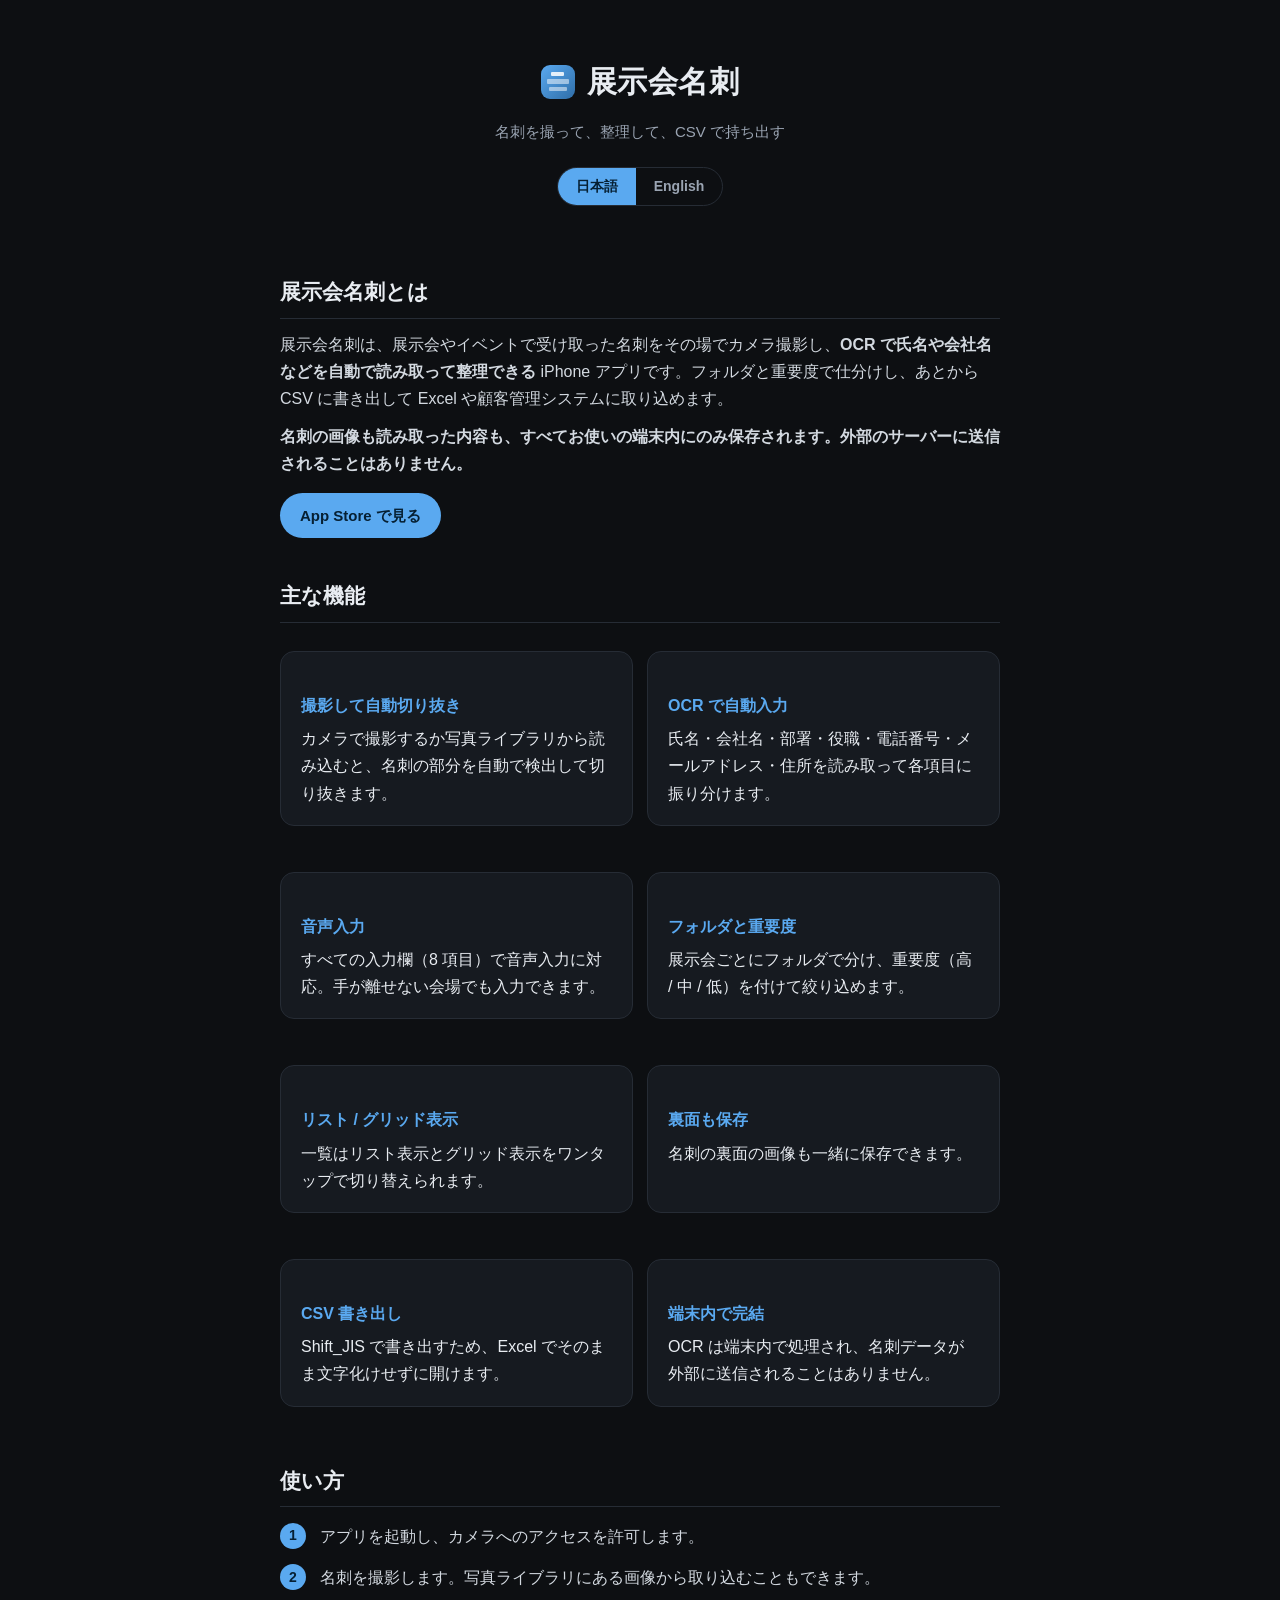
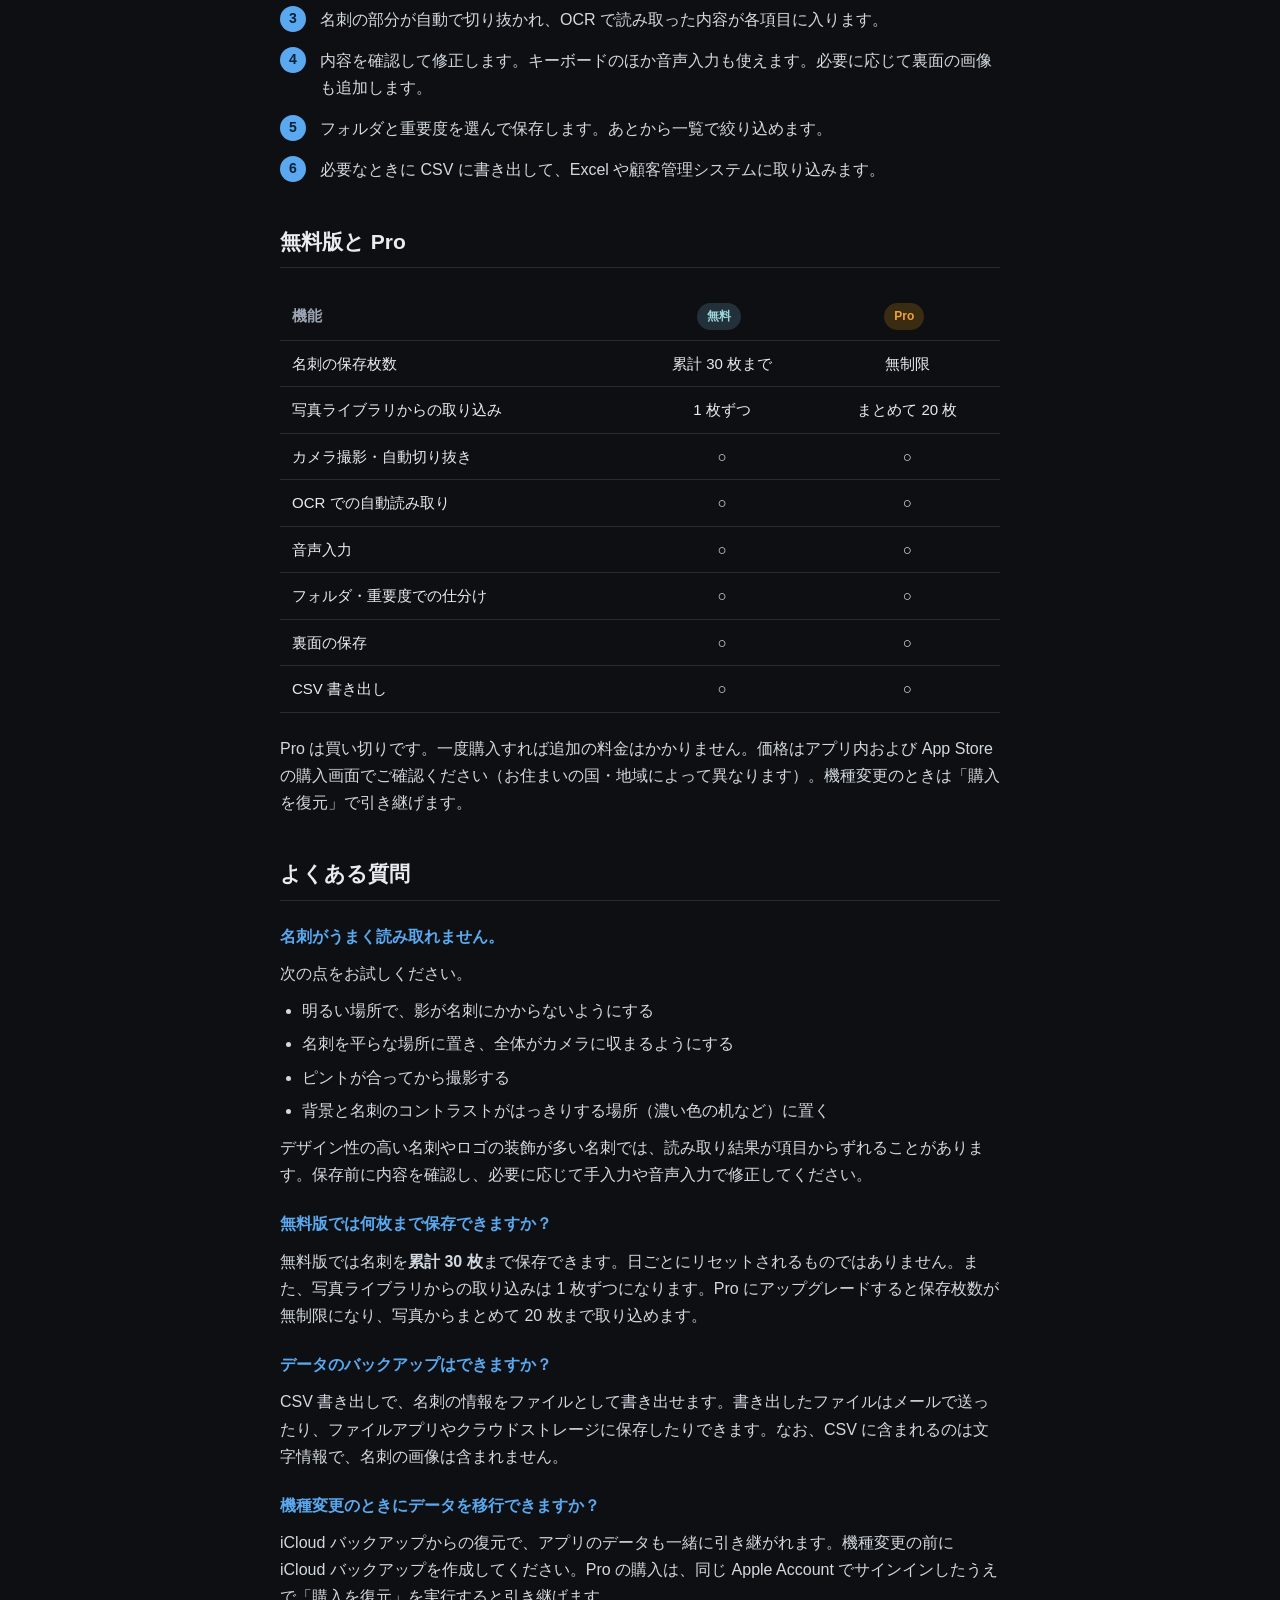
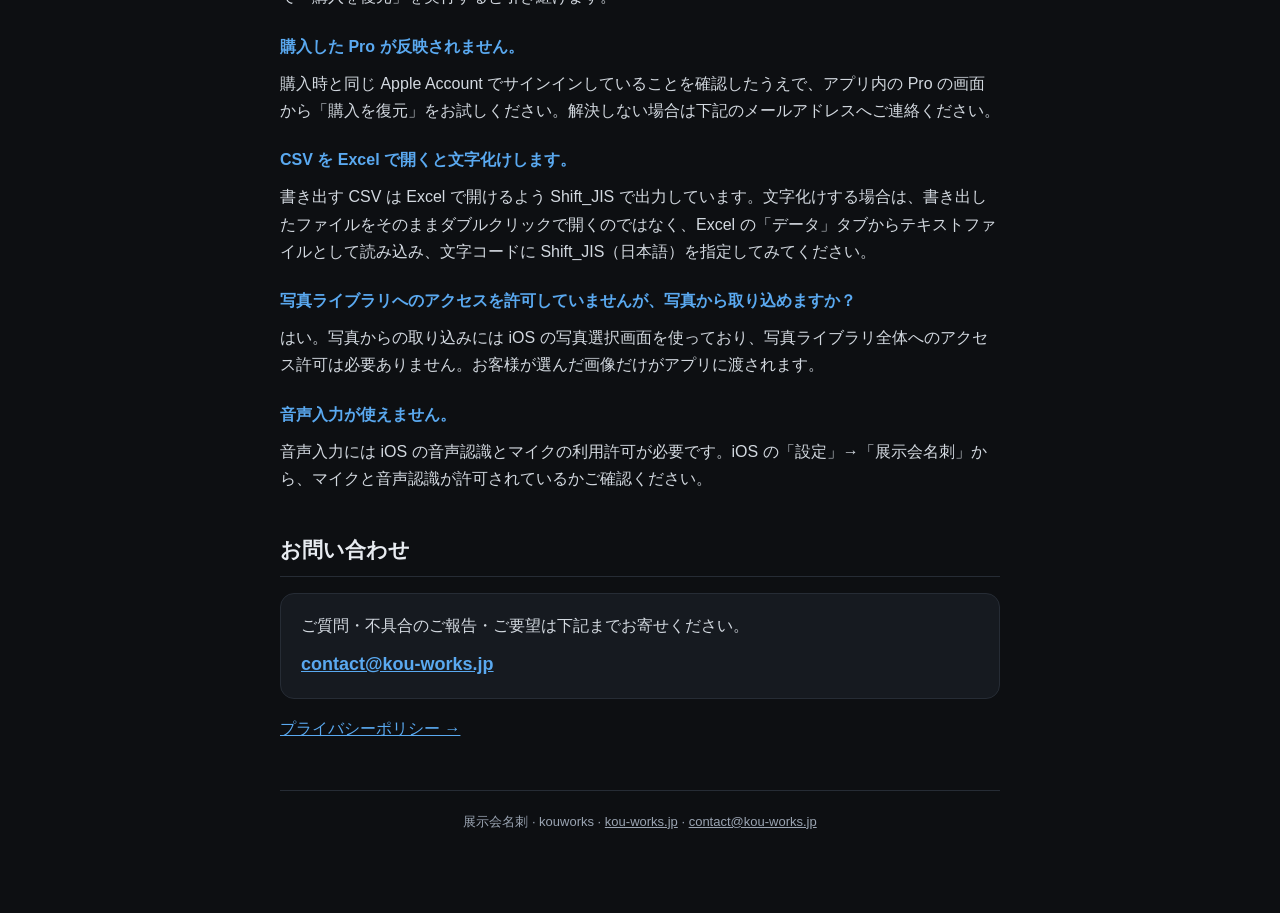
<file: index.html>
<!DOCTYPE html>
<html lang="ja">
<head>
<meta charset="utf-8">
<meta name="viewport" content="width=device-width, initial-scale=1">
<title>展示会名刺 — サポート</title>
<meta name="description" content="iOS アプリ「展示会名刺」のサポートページ。名刺を撮影して OCR で自動読み取り、フォルダと重要度で整理し、CSV で書き出せます。データはすべて端末内に保存されます。">
<link rel="canonical" href="https://hibinokou-spec.github.io/tenjikai-meishi-support/">
<link rel="alternate" hreflang="ja" href="https://hibinokou-spec.github.io/tenjikai-meishi-support/">
<link rel="alternate" hreflang="en" href="https://hibinokou-spec.github.io/tenjikai-meishi-support/en/">
<link rel="alternate" hreflang="x-default" href="https://hibinokou-spec.github.io/tenjikai-meishi-support/">
<link rel="stylesheet" href="assets/style.css">
</head>
<body>
<div class="wrap">
  <header>
    <div class="logo"><span class="mark"><i></i><i></i><i></i></span>展示会名刺</div>
    <div class="tagline">名刺を撮って、整理して、CSV で持ち出す</div>
    <div class="lang">
      <a class="active" href="./" aria-current="page">日本語</a>
      <a href="en/">English</a>
    </div>
  </header>

  <h2>展示会名刺とは</h2>
  <p>展示会名刺は、展示会やイベントで受け取った名刺をその場でカメラ撮影し、<strong>OCR で氏名や会社名などを自動で読み取って整理できる</strong> iPhone アプリです。フォルダと重要度で仕分けし、あとから CSV に書き出して Excel や顧客管理システムに取り込めます。</p>
  <p><strong>名刺の画像も読み取った内容も、すべてお使いの端末内にのみ保存されます。外部のサーバーに送信されることはありません。</strong></p>
  <p><a class="store" href="https://apps.apple.com/app/id6758286019">App Store で見る</a></p>

  <h2>主な機能</h2>
  <div class="grid">
    <div class="card"><h3>撮影して自動切り抜き</h3>カメラで撮影するか写真ライブラリから読み込むと、名刺の部分を自動で検出して切り抜きます。</div>
    <div class="card"><h3>OCR で自動入力</h3>氏名・会社名・部署・役職・電話番号・メールアドレス・住所を読み取って各項目に振り分けます。</div>
    <div class="card"><h3>音声入力</h3>すべての入力欄（8 項目）で音声入力に対応。手が離せない会場でも入力できます。</div>
    <div class="card"><h3>フォルダと重要度</h3>展示会ごとにフォルダで分け、重要度（高 / 中 / 低）を付けて絞り込めます。</div>
    <div class="card"><h3>リスト / グリッド表示</h3>一覧はリスト表示とグリッド表示をワンタップで切り替えられます。</div>
    <div class="card"><h3>裏面も保存</h3>名刺の裏面の画像も一緒に保存できます。</div>
    <div class="card"><h3>CSV 書き出し</h3>Shift_JIS で書き出すため、Excel でそのまま文字化けせずに開けます。</div>
    <div class="card"><h3>端末内で完結</h3>OCR は端末内で処理され、名刺データが外部に送信されることはありません。</div>
  </div>

  <h2>使い方</h2>
  <ol class="steps">
    <li>アプリを起動し、カメラへのアクセスを許可します。</li>
    <li>名刺を撮影します。写真ライブラリにある画像から取り込むこともできます。</li>
    <li>名刺の部分が自動で切り抜かれ、OCR で読み取った内容が各項目に入ります。</li>
    <li>内容を確認して修正します。キーボードのほか音声入力も使えます。必要に応じて裏面の画像も追加します。</li>
    <li>フォルダと重要度を選んで保存します。あとから一覧で絞り込めます。</li>
    <li>必要なときに CSV に書き出して、Excel や顧客管理システムに取り込みます。</li>
  </ol>

  <h2>無料版と Pro</h2>
  <div class="table-scroll">
  <table>
    <tr><th>機能</th><th class="c"><span class="pill free">無料</span></th><th class="c"><span class="pill pro">Pro</span></th></tr>
    <tr><td>名刺の保存枚数</td><td class="c">累計 30 枚まで</td><td class="c">無制限</td></tr>
    <tr><td>写真ライブラリからの取り込み</td><td class="c">1 枚ずつ</td><td class="c">まとめて 20 枚</td></tr>
    <tr><td>カメラ撮影・自動切り抜き</td><td class="c">○</td><td class="c">○</td></tr>
    <tr><td>OCR での自動読み取り</td><td class="c">○</td><td class="c">○</td></tr>
    <tr><td>音声入力</td><td class="c">○</td><td class="c">○</td></tr>
    <tr><td>フォルダ・重要度での仕分け</td><td class="c">○</td><td class="c">○</td></tr>
    <tr><td>裏面の保存</td><td class="c">○</td><td class="c">○</td></tr>
    <tr><td>CSV 書き出し</td><td class="c">○</td><td class="c">○</td></tr>
  </table>
  </div>
  <p>Pro は買い切りです。一度購入すれば追加の料金はかかりません。価格はアプリ内および App Store の購入画面でご確認ください（お住まいの国・地域によって異なります）。機種変更のときは「購入を復元」で引き継げます。</p>

  <h2>よくある質問</h2>

  <h3>名刺がうまく読み取れません。</h3>
  <p>次の点をお試しください。</p>
  <ul>
    <li>明るい場所で、影が名刺にかからないようにする</li>
    <li>名刺を平らな場所に置き、全体がカメラに収まるようにする</li>
    <li>ピントが合ってから撮影する</li>
    <li>背景と名刺のコントラストがはっきりする場所（濃い色の机など）に置く</li>
  </ul>
  <p>デザイン性の高い名刺やロゴの装飾が多い名刺では、読み取り結果が項目からずれることがあります。保存前に内容を確認し、必要に応じて手入力や音声入力で修正してください。</p>

  <h3>無料版では何枚まで保存できますか？</h3>
  <p>無料版では名刺を<strong>累計 30 枚</strong>まで保存できます。日ごとにリセットされるものではありません。また、写真ライブラリからの取り込みは 1 枚ずつになります。Pro にアップグレードすると保存枚数が無制限になり、写真からまとめて 20 枚まで取り込めます。</p>

  <h3>データのバックアップはできますか？</h3>
  <p>CSV 書き出しで、名刺の情報をファイルとして書き出せます。書き出したファイルはメールで送ったり、ファイルアプリやクラウドストレージに保存したりできます。なお、CSV に含まれるのは文字情報で、名刺の画像は含まれません。</p>

  <h3>機種変更のときにデータを移行できますか？</h3>
  <p>iCloud バックアップからの復元で、アプリのデータも一緒に引き継がれます。機種変更の前に iCloud バックアップを作成してください。Pro の購入は、同じ Apple Account でサインインしたうえで「購入を復元」を実行すると引き継げます。</p>

  <h3>購入した Pro が反映されません。</h3>
  <p>購入時と同じ Apple Account でサインインしていることを確認したうえで、アプリ内の Pro の画面から「購入を復元」をお試しください。解決しない場合は下記のメールアドレスへご連絡ください。</p>

  <h3>CSV を Excel で開くと文字化けします。</h3>
  <p>書き出す CSV は Excel で開けるよう Shift_JIS で出力しています。文字化けする場合は、書き出したファイルをそのままダブルクリックで開くのではなく、Excel の「データ」タブからテキストファイルとして読み込み、文字コードに Shift_JIS（日本語）を指定してみてください。</p>

  <h3>写真ライブラリへのアクセスを許可していませんが、写真から取り込めますか？</h3>
  <p>はい。写真からの取り込みには iOS の写真選択画面を使っており、写真ライブラリ全体へのアクセス許可は必要ありません。お客様が選んだ画像だけがアプリに渡されます。</p>

  <h3>音声入力が使えません。</h3>
  <p>音声入力には iOS の音声認識とマイクの利用許可が必要です。iOS の「設定」→「展示会名刺」から、マイクと音声認識が許可されているかご確認ください。</p>

  <h2>お問い合わせ</h2>
  <div class="card">
    <p>ご質問・不具合のご報告・ご要望は下記までお寄せください。</p>
    <p class="mail"><a href="mailto:contact@kou-works.jp">contact@kou-works.jp</a></p>
  </div>
  <p><a href="privacy/">プライバシーポリシー →</a></p>

  <footer>
    展示会名刺 · kouworks · <a href="https://kou-works.jp/">kou-works.jp</a> · <a href="mailto:contact@kou-works.jp">contact@kou-works.jp</a>
  </footer>
</div>
</body>
</html>
</file>
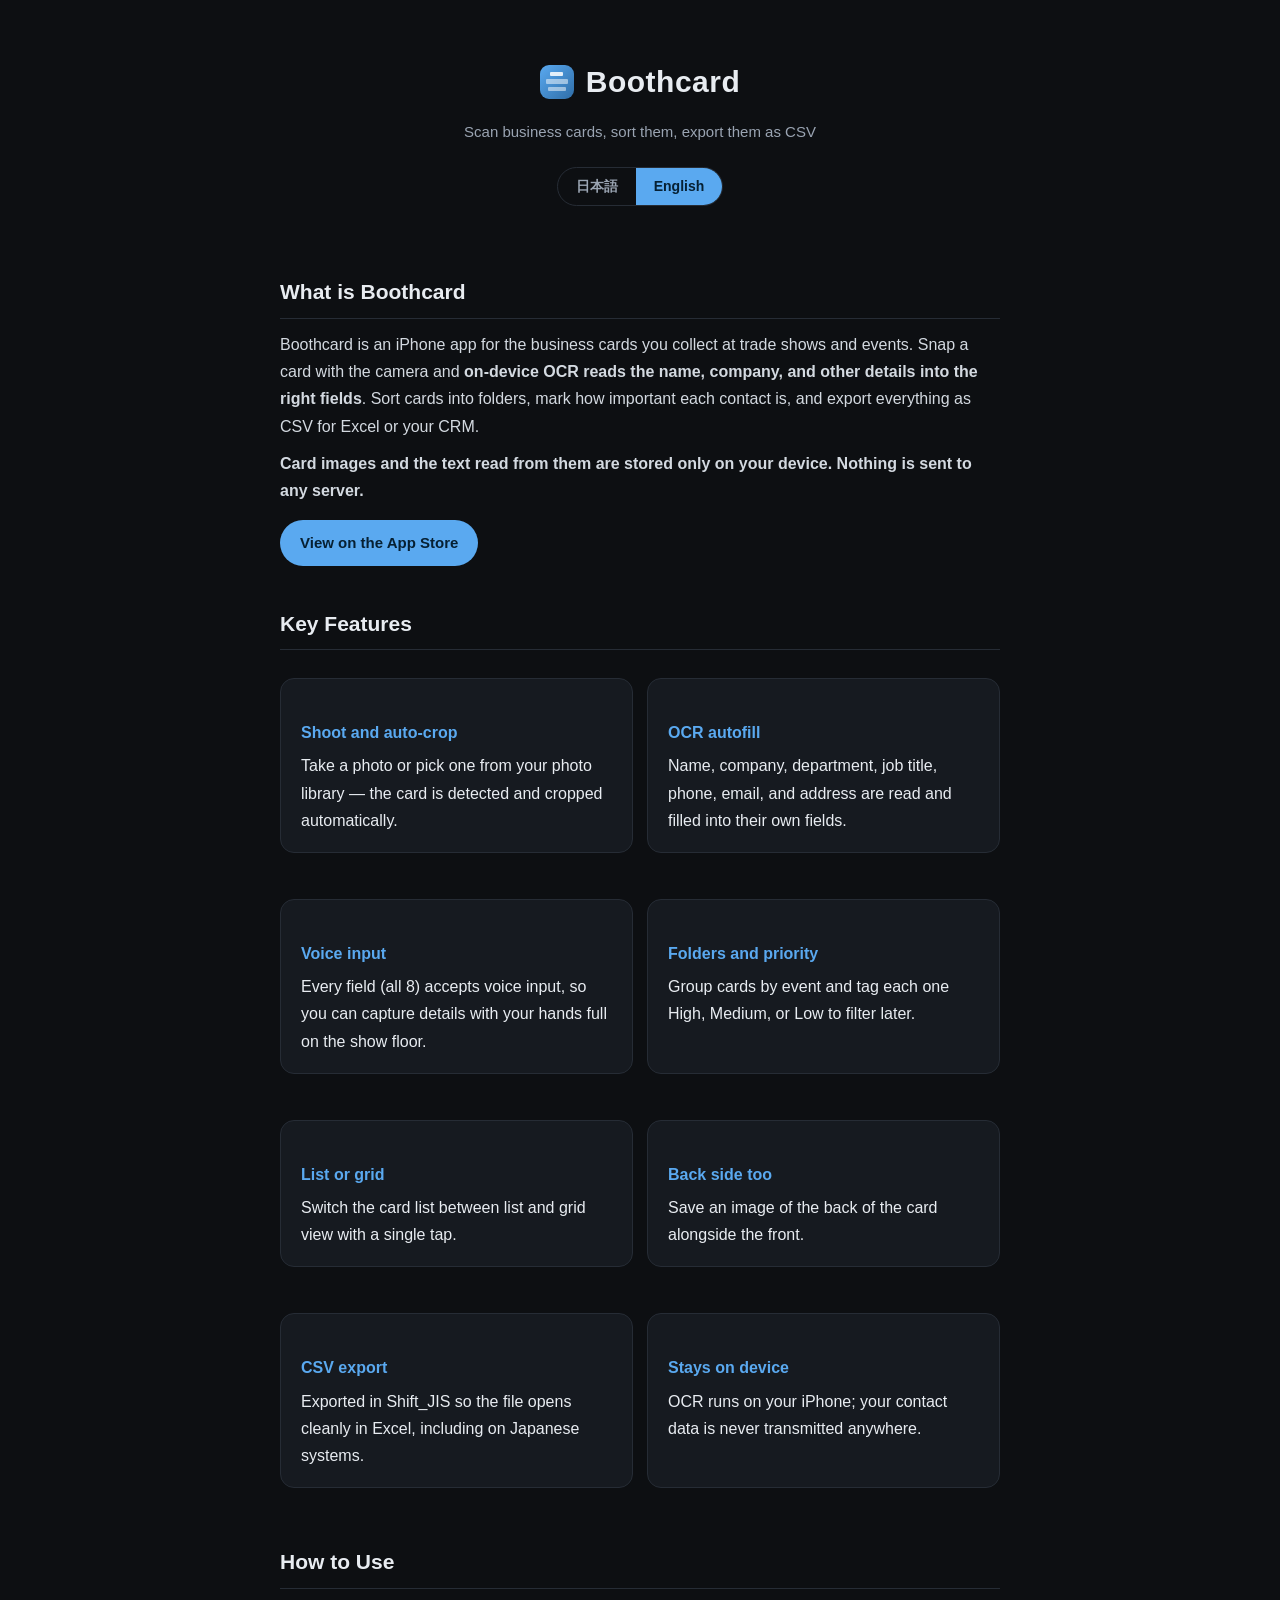
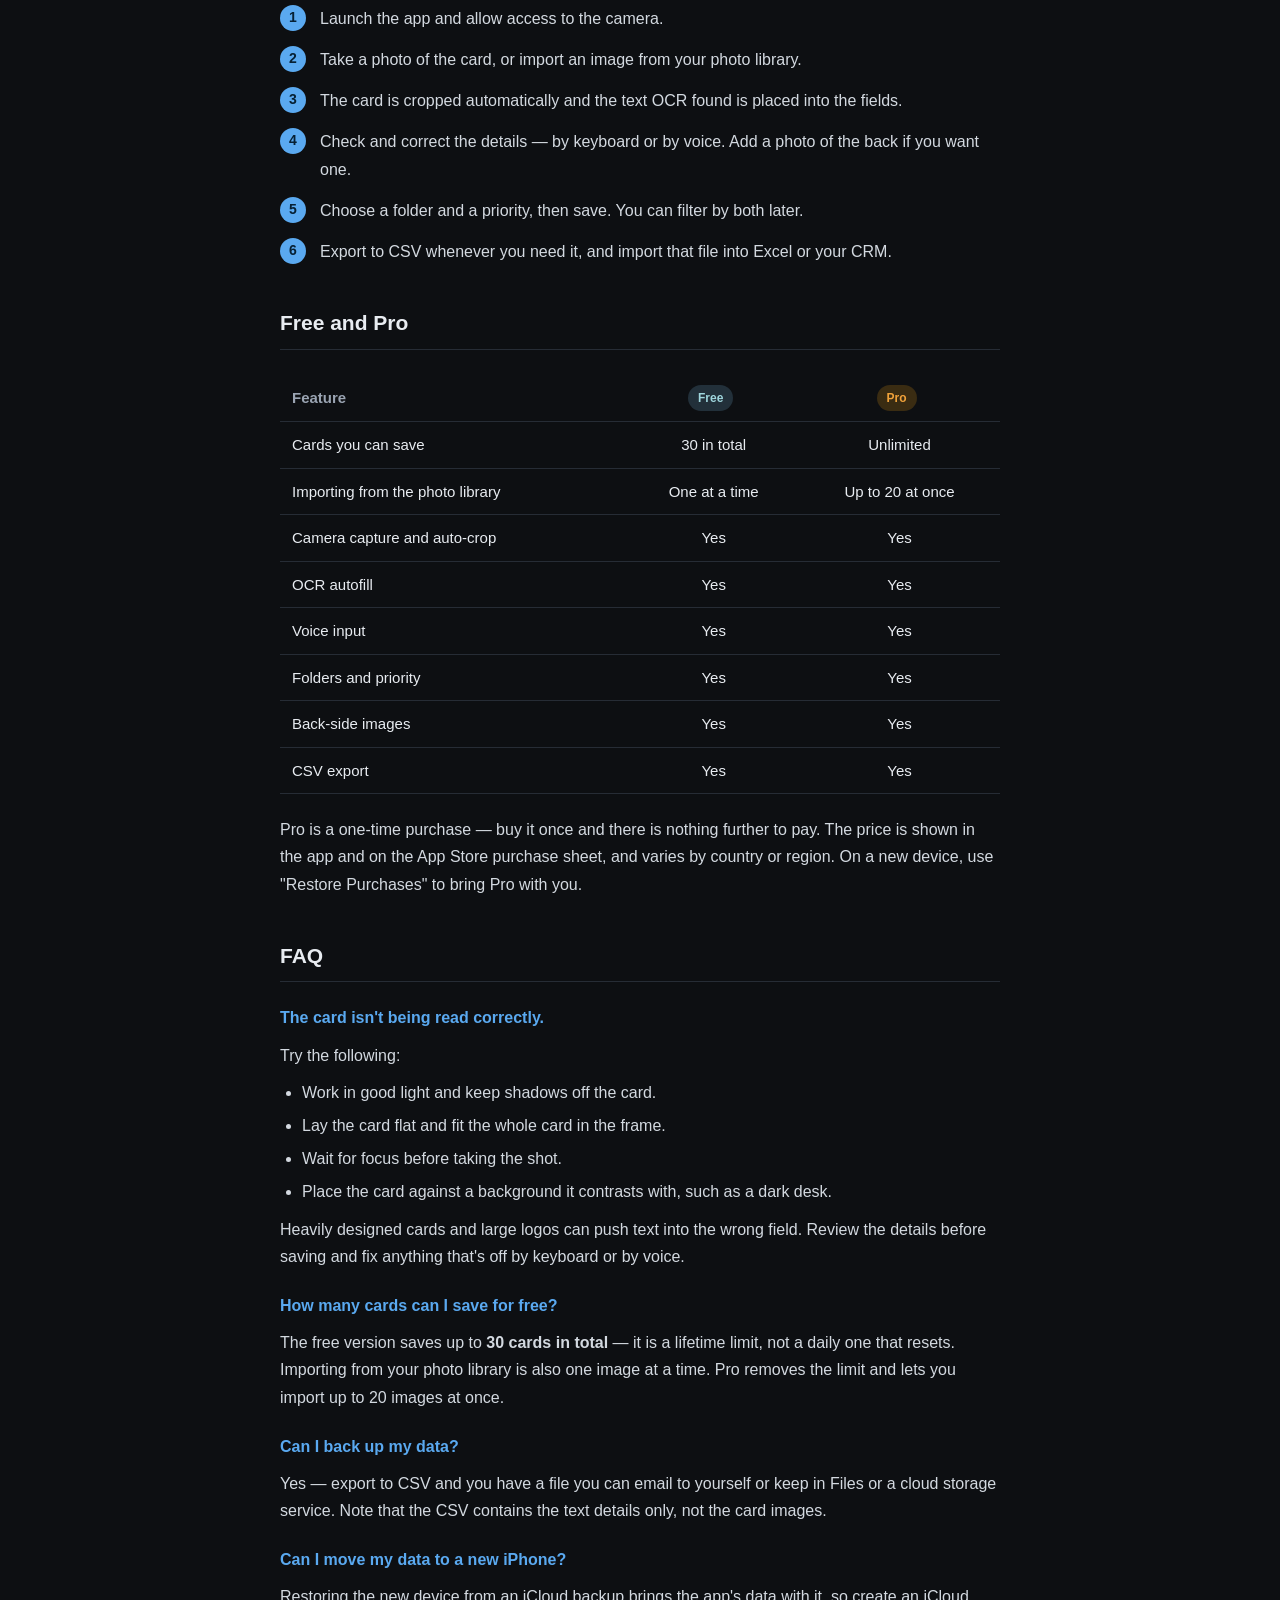
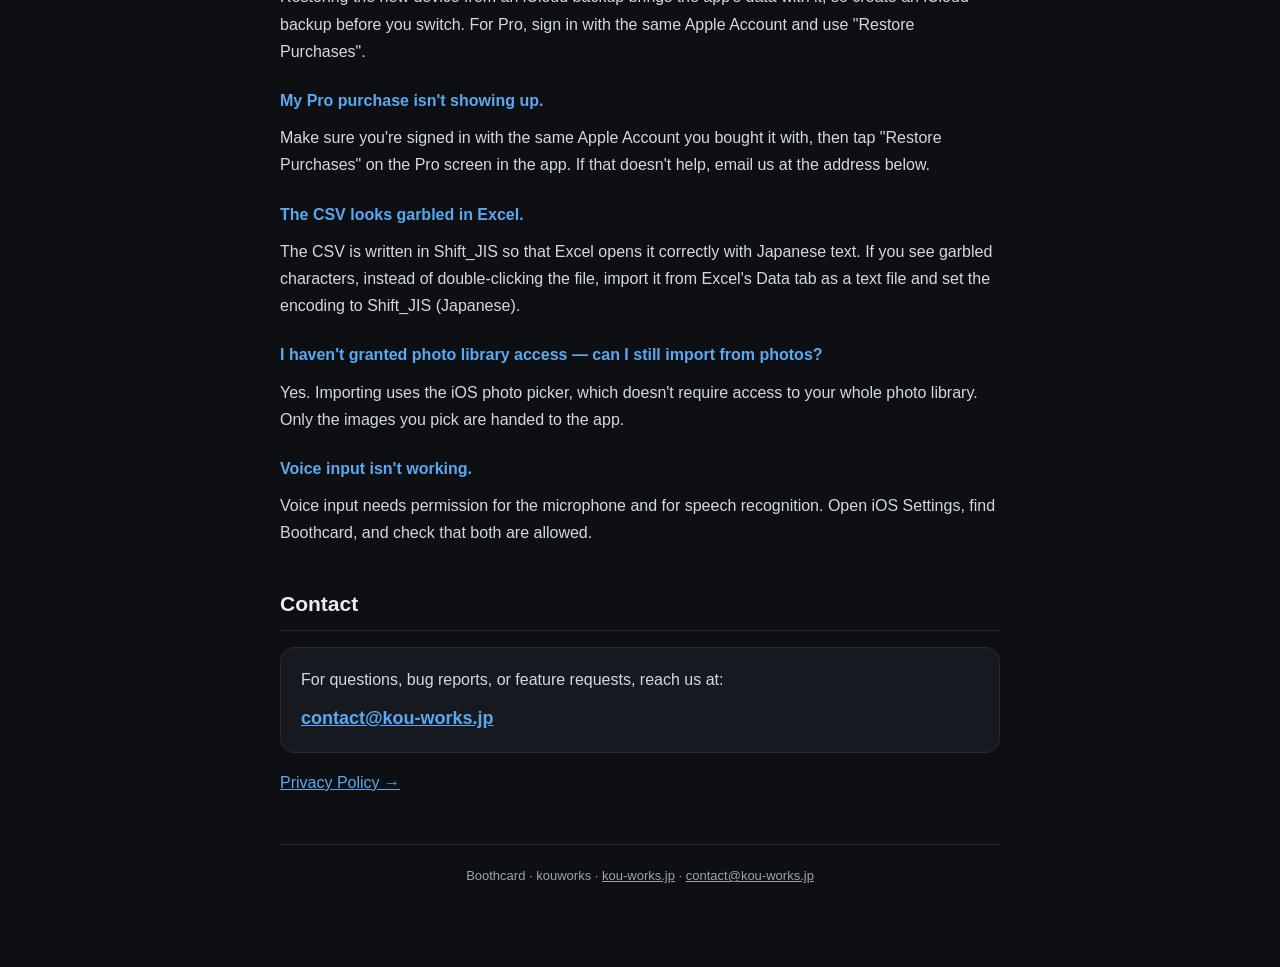
<file: en/index.html>
<!DOCTYPE html>
<html lang="en">
<head>
<meta charset="utf-8">
<meta name="viewport" content="width=device-width, initial-scale=1">
<title>Boothcard — Support</title>
<meta name="description" content="Support page for Boothcard, an iOS app that scans business cards, extracts the details with on-device OCR, organizes them into folders, and exports them as CSV. Everything stays on your device.">
<link rel="canonical" href="https://hibinokou-spec.github.io/tenjikai-meishi-support/en/">
<link rel="alternate" hreflang="ja" href="https://hibinokou-spec.github.io/tenjikai-meishi-support/">
<link rel="alternate" hreflang="en" href="https://hibinokou-spec.github.io/tenjikai-meishi-support/en/">
<link rel="alternate" hreflang="x-default" href="https://hibinokou-spec.github.io/tenjikai-meishi-support/">
<link rel="stylesheet" href="../assets/style.css">
</head>
<body>
<div class="wrap">
  <header>
    <div class="logo"><span class="mark"><i></i><i></i><i></i></span>Boothcard</div>
    <div class="tagline">Scan business cards, sort them, export them as CSV</div>
    <div class="lang">
      <a href="../">日本語</a>
      <a class="active" href="./" aria-current="page">English</a>
    </div>
  </header>

  <h2>What is Boothcard</h2>
  <p>Boothcard is an iPhone app for the business cards you collect at trade shows and events. Snap a card with the camera and <strong>on-device OCR reads the name, company, and other details into the right fields</strong>. Sort cards into folders, mark how important each contact is, and export everything as CSV for Excel or your CRM.</p>
  <p><strong>Card images and the text read from them are stored only on your device. Nothing is sent to any server.</strong></p>
  <p><a class="store" href="https://apps.apple.com/app/id6758286019">View on the App Store</a></p>

  <h2>Key Features</h2>
  <div class="grid">
    <div class="card"><h3>Shoot and auto-crop</h3>Take a photo or pick one from your photo library — the card is detected and cropped automatically.</div>
    <div class="card"><h3>OCR autofill</h3>Name, company, department, job title, phone, email, and address are read and filled into their own fields.</div>
    <div class="card"><h3>Voice input</h3>Every field (all 8) accepts voice input, so you can capture details with your hands full on the show floor.</div>
    <div class="card"><h3>Folders and priority</h3>Group cards by event and tag each one High, Medium, or Low to filter later.</div>
    <div class="card"><h3>List or grid</h3>Switch the card list between list and grid view with a single tap.</div>
    <div class="card"><h3>Back side too</h3>Save an image of the back of the card alongside the front.</div>
    <div class="card"><h3>CSV export</h3>Exported in Shift_JIS so the file opens cleanly in Excel, including on Japanese systems.</div>
    <div class="card"><h3>Stays on device</h3>OCR runs on your iPhone; your contact data is never transmitted anywhere.</div>
  </div>

  <h2>How to Use</h2>
  <ol class="steps">
    <li>Launch the app and allow access to the camera.</li>
    <li>Take a photo of the card, or import an image from your photo library.</li>
    <li>The card is cropped automatically and the text OCR found is placed into the fields.</li>
    <li>Check and correct the details — by keyboard or by voice. Add a photo of the back if you want one.</li>
    <li>Choose a folder and a priority, then save. You can filter by both later.</li>
    <li>Export to CSV whenever you need it, and import that file into Excel or your CRM.</li>
  </ol>

  <h2>Free and Pro</h2>
  <div class="table-scroll">
  <table>
    <tr><th>Feature</th><th class="c"><span class="pill free">Free</span></th><th class="c"><span class="pill pro">Pro</span></th></tr>
    <tr><td>Cards you can save</td><td class="c">30 in total</td><td class="c">Unlimited</td></tr>
    <tr><td>Importing from the photo library</td><td class="c">One at a time</td><td class="c">Up to 20 at once</td></tr>
    <tr><td>Camera capture and auto-crop</td><td class="c">Yes</td><td class="c">Yes</td></tr>
    <tr><td>OCR autofill</td><td class="c">Yes</td><td class="c">Yes</td></tr>
    <tr><td>Voice input</td><td class="c">Yes</td><td class="c">Yes</td></tr>
    <tr><td>Folders and priority</td><td class="c">Yes</td><td class="c">Yes</td></tr>
    <tr><td>Back-side images</td><td class="c">Yes</td><td class="c">Yes</td></tr>
    <tr><td>CSV export</td><td class="c">Yes</td><td class="c">Yes</td></tr>
  </table>
  </div>
  <p>Pro is a one-time purchase — buy it once and there is nothing further to pay. The price is shown in the app and on the App Store purchase sheet, and varies by country or region. On a new device, use "Restore Purchases" to bring Pro with you.</p>

  <h2>FAQ</h2>

  <h3>The card isn't being read correctly.</h3>
  <p>Try the following:</p>
  <ul>
    <li>Work in good light and keep shadows off the card.</li>
    <li>Lay the card flat and fit the whole card in the frame.</li>
    <li>Wait for focus before taking the shot.</li>
    <li>Place the card against a background it contrasts with, such as a dark desk.</li>
  </ul>
  <p>Heavily designed cards and large logos can push text into the wrong field. Review the details before saving and fix anything that's off by keyboard or by voice.</p>

  <h3>How many cards can I save for free?</h3>
  <p>The free version saves up to <strong>30 cards in total</strong> — it is a lifetime limit, not a daily one that resets. Importing from your photo library is also one image at a time. Pro removes the limit and lets you import up to 20 images at once.</p>

  <h3>Can I back up my data?</h3>
  <p>Yes — export to CSV and you have a file you can email to yourself or keep in Files or a cloud storage service. Note that the CSV contains the text details only, not the card images.</p>

  <h3>Can I move my data to a new iPhone?</h3>
  <p>Restoring the new device from an iCloud backup brings the app's data with it, so create an iCloud backup before you switch. For Pro, sign in with the same Apple Account and use "Restore Purchases".</p>

  <h3>My Pro purchase isn't showing up.</h3>
  <p>Make sure you're signed in with the same Apple Account you bought it with, then tap "Restore Purchases" on the Pro screen in the app. If that doesn't help, email us at the address below.</p>

  <h3>The CSV looks garbled in Excel.</h3>
  <p>The CSV is written in Shift_JIS so that Excel opens it correctly with Japanese text. If you see garbled characters, instead of double-clicking the file, import it from Excel's Data tab as a text file and set the encoding to Shift_JIS (Japanese).</p>

  <h3>I haven't granted photo library access — can I still import from photos?</h3>
  <p>Yes. Importing uses the iOS photo picker, which doesn't require access to your whole photo library. Only the images you pick are handed to the app.</p>

  <h3>Voice input isn't working.</h3>
  <p>Voice input needs permission for the microphone and for speech recognition. Open iOS Settings, find Boothcard, and check that both are allowed.</p>

  <h2>Contact</h2>
  <div class="card">
    <p>For questions, bug reports, or feature requests, reach us at:</p>
    <p class="mail"><a href="mailto:contact@kou-works.jp">contact@kou-works.jp</a></p>
  </div>
  <p><a href="privacy/">Privacy Policy →</a></p>

  <footer>
    Boothcard · kouworks · <a href="https://kou-works.jp/">kou-works.jp</a> · <a href="mailto:contact@kou-works.jp">contact@kou-works.jp</a>
  </footer>
</div>
</body>
</html>
</file>
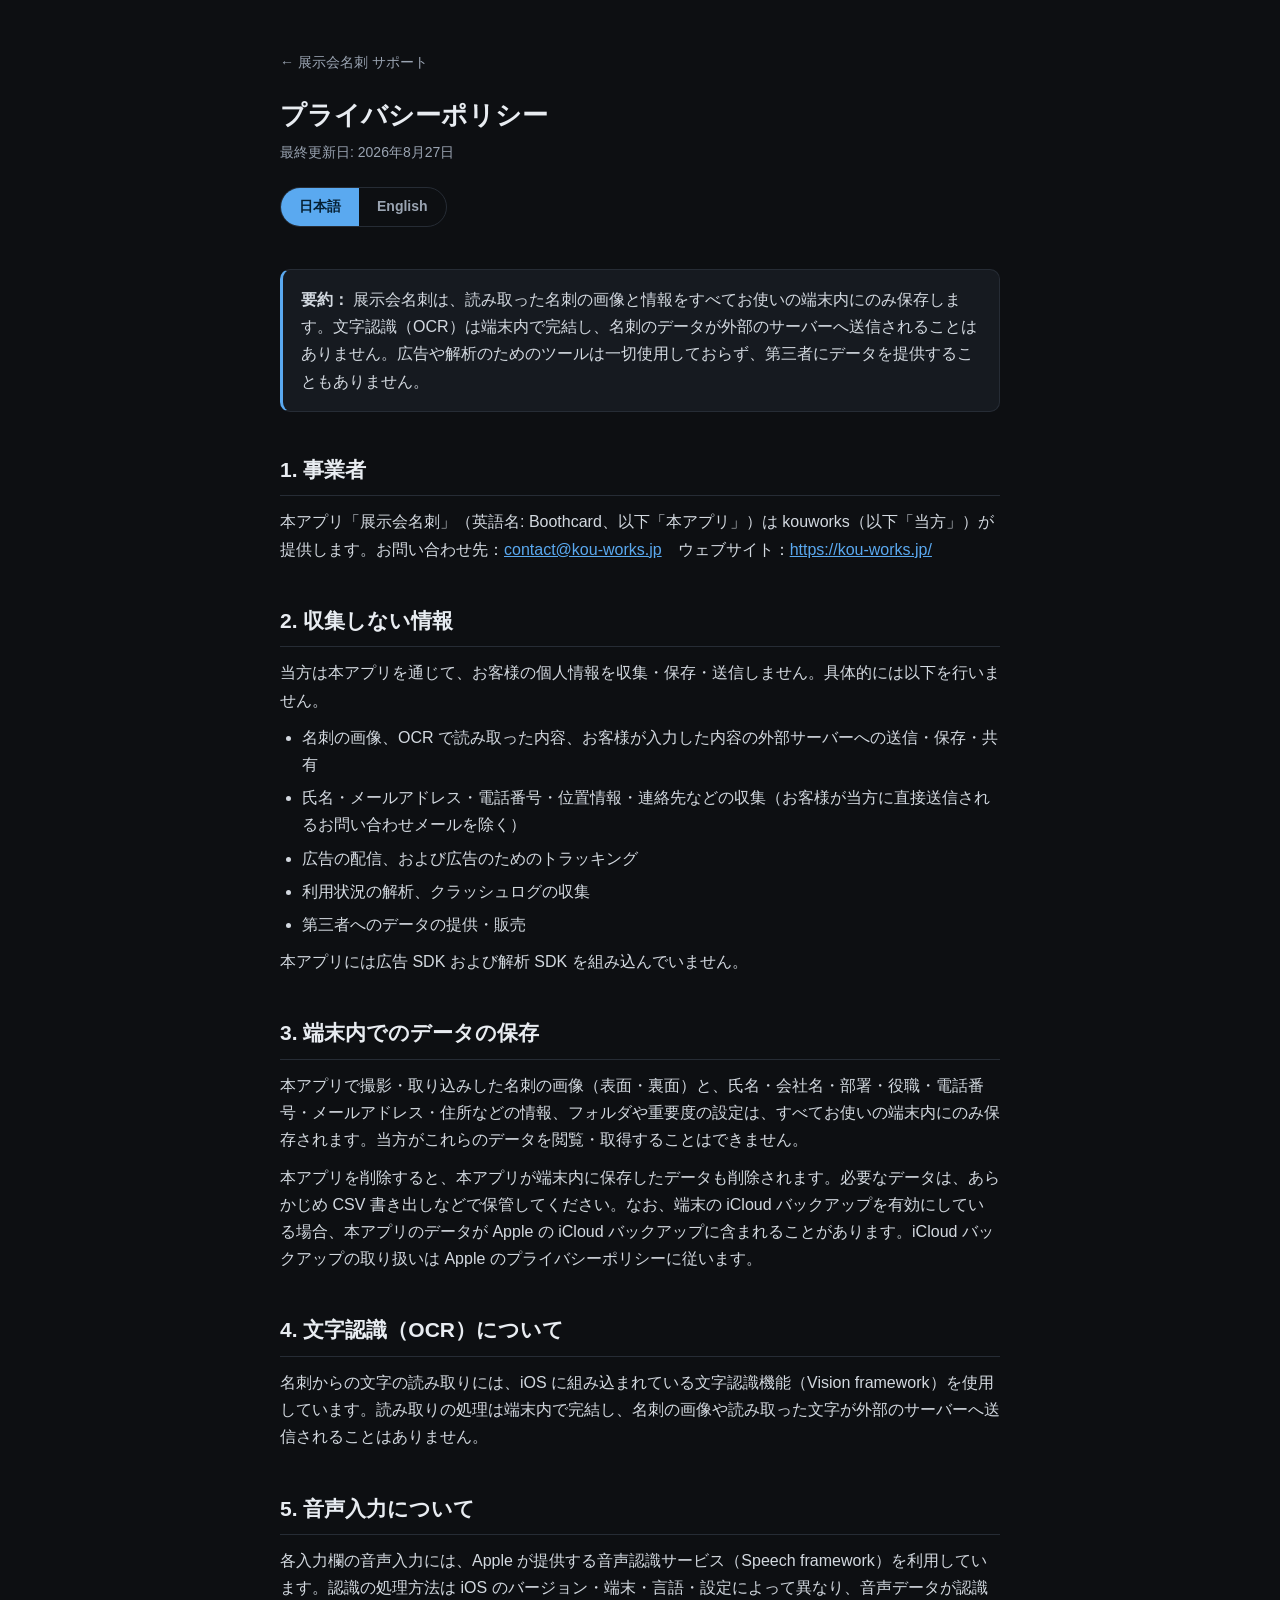
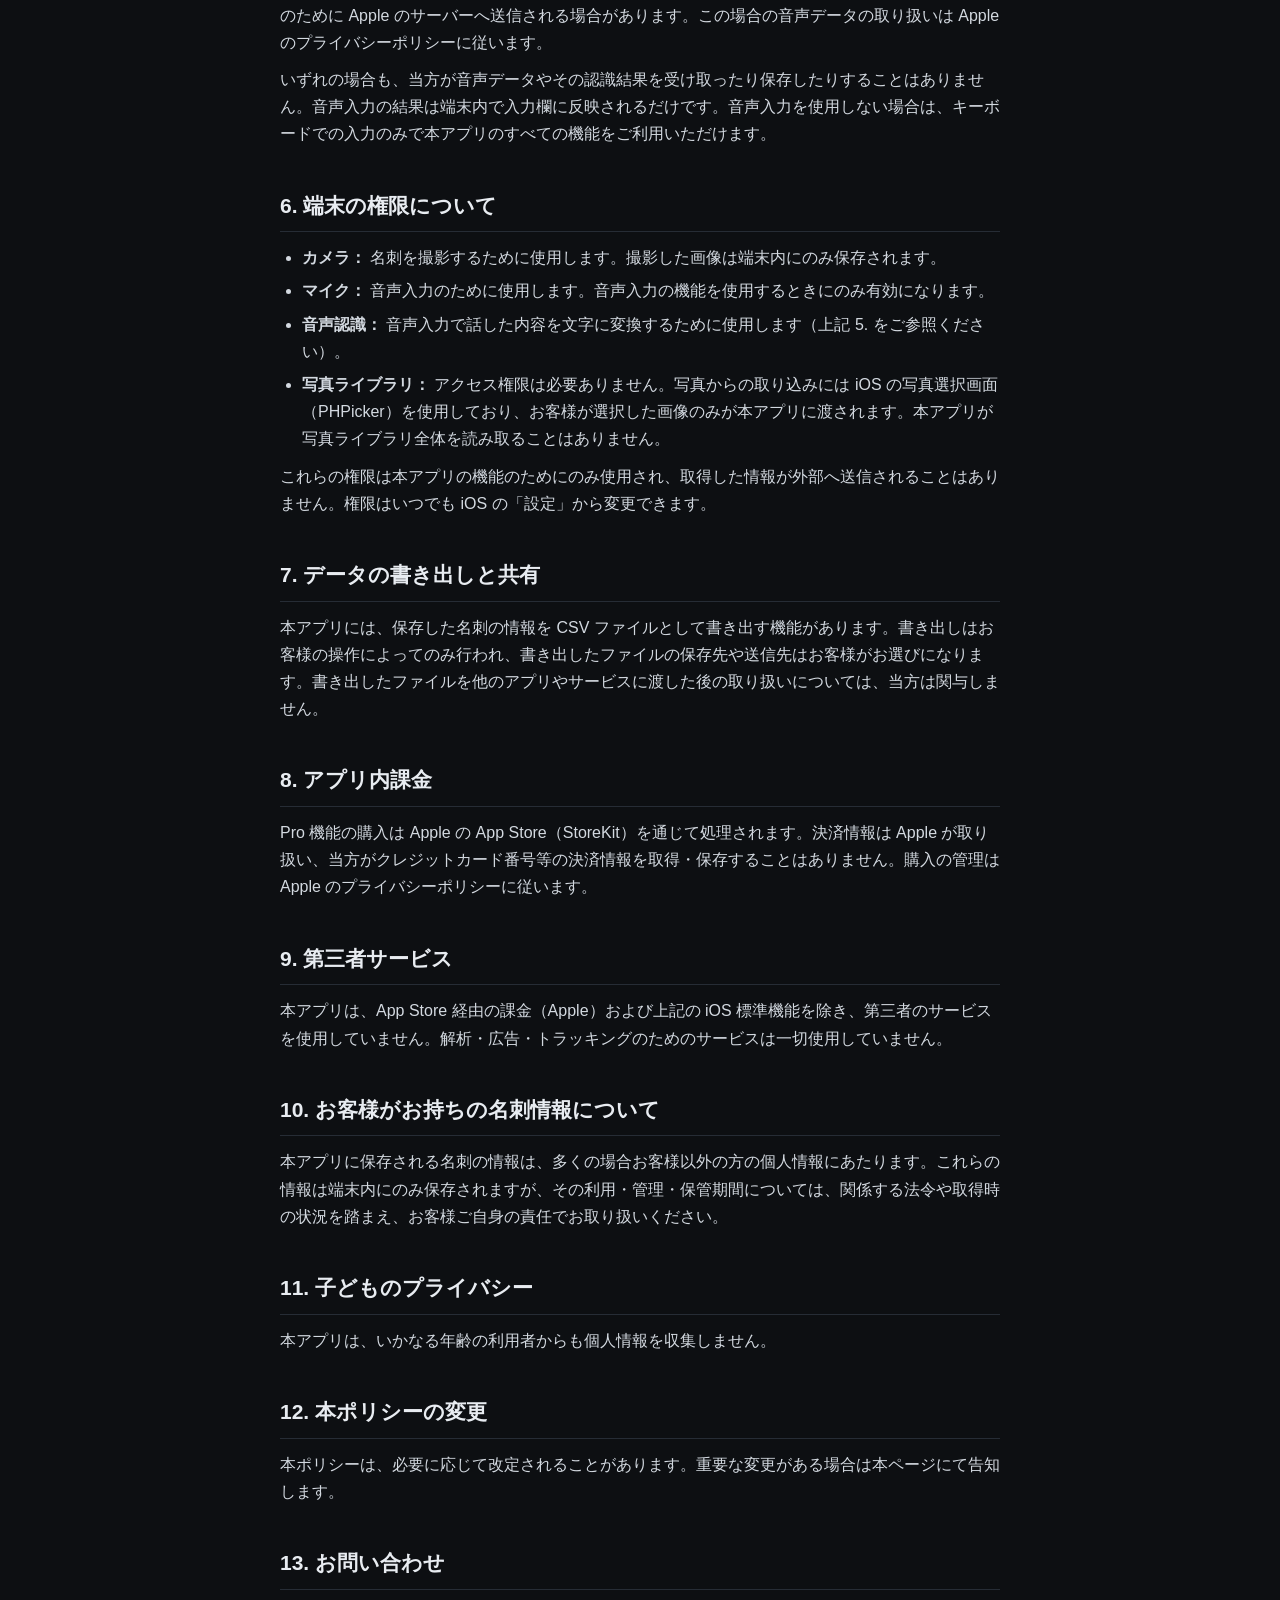
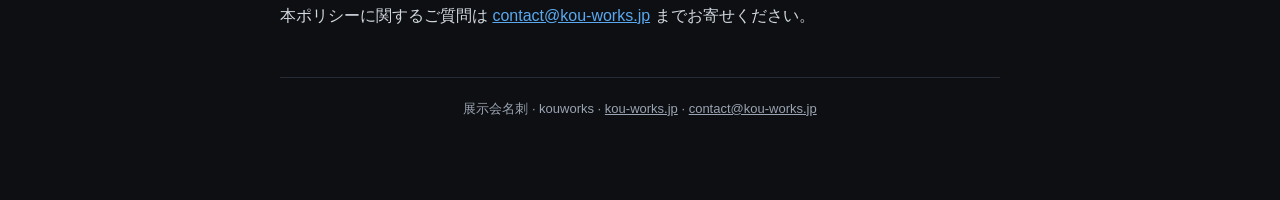
<file: privacy/index.html>
<!DOCTYPE html>
<html lang="ja">
<head>
<meta charset="utf-8">
<meta name="viewport" content="width=device-width, initial-scale=1">
<title>展示会名刺 — プライバシーポリシー</title>
<meta name="description" content="展示会名刺のプライバシーポリシー。名刺の画像も OCR の結果もすべて端末内に保存され、外部に送信されません。広告・解析ツールは使用していません。">
<link rel="canonical" href="https://hibinokou-spec.github.io/tenjikai-meishi-support/privacy/">
<link rel="alternate" hreflang="ja" href="https://hibinokou-spec.github.io/tenjikai-meishi-support/privacy/">
<link rel="alternate" hreflang="en" href="https://hibinokou-spec.github.io/tenjikai-meishi-support/en/privacy/">
<link rel="alternate" hreflang="x-default" href="https://hibinokou-spec.github.io/tenjikai-meishi-support/privacy/">
<link rel="stylesheet" href="../assets/style.css">
</head>
<body>
<div class="wrap">
  <header class="doc">
    <a class="back" href="../">← 展示会名刺 サポート</a>
    <h1>プライバシーポリシー</h1>
    <div class="updated">最終更新日: 2026年8月27日</div>
    <div class="lang">
      <a class="active" href="./" aria-current="page">日本語</a>
      <a href="../en/privacy/">English</a>
    </div>
  </header>

  <div class="highlight">
    <strong>要約：</strong> 展示会名刺は、読み取った名刺の画像と情報をすべてお使いの端末内にのみ保存します。文字認識（OCR）は端末内で完結し、名刺のデータが外部のサーバーへ送信されることはありません。広告や解析のためのツールは一切使用しておらず、第三者にデータを提供することもありません。
  </div>

  <h2>1. 事業者</h2>
  <p>本アプリ「展示会名刺」（英語名: Boothcard、以下「本アプリ」）は kouworks（以下「当方」）が提供します。お問い合わせ先：<a href="mailto:contact@kou-works.jp">contact@kou-works.jp</a>　ウェブサイト：<a href="https://kou-works.jp/">https://kou-works.jp/</a></p>

  <h2>2. 収集しない情報</h2>
  <p>当方は本アプリを通じて、お客様の個人情報を収集・保存・送信しません。具体的には以下を行いません。</p>
  <ul>
    <li>名刺の画像、OCR で読み取った内容、お客様が入力した内容の外部サーバーへの送信・保存・共有</li>
    <li>氏名・メールアドレス・電話番号・位置情報・連絡先などの収集（お客様が当方に直接送信されるお問い合わせメールを除く）</li>
    <li>広告の配信、および広告のためのトラッキング</li>
    <li>利用状況の解析、クラッシュログの収集</li>
    <li>第三者へのデータの提供・販売</li>
  </ul>
  <p>本アプリには広告 SDK および解析 SDK を組み込んでいません。</p>

  <h2>3. 端末内でのデータの保存</h2>
  <p>本アプリで撮影・取り込みした名刺の画像（表面・裏面）と、氏名・会社名・部署・役職・電話番号・メールアドレス・住所などの情報、フォルダや重要度の設定は、すべてお使いの端末内にのみ保存されます。当方がこれらのデータを閲覧・取得することはできません。</p>
  <p>本アプリを削除すると、本アプリが端末内に保存したデータも削除されます。必要なデータは、あらかじめ CSV 書き出しなどで保管してください。なお、端末の iCloud バックアップを有効にしている場合、本アプリのデータが Apple の iCloud バックアップに含まれることがあります。iCloud バックアップの取り扱いは Apple のプライバシーポリシーに従います。</p>

  <h2>4. 文字認識（OCR）について</h2>
  <p>名刺からの文字の読み取りには、iOS に組み込まれている文字認識機能（Vision framework）を使用しています。読み取りの処理は端末内で完結し、名刺の画像や読み取った文字が外部のサーバーへ送信されることはありません。</p>

  <h2>5. 音声入力について</h2>
  <p>各入力欄の音声入力には、Apple が提供する音声認識サービス（Speech framework）を利用しています。認識の処理方法は iOS のバージョン・端末・言語・設定によって異なり、音声データが認識のために Apple のサーバーへ送信される場合があります。この場合の音声データの取り扱いは Apple のプライバシーポリシーに従います。</p>
  <p>いずれの場合も、当方が音声データやその認識結果を受け取ったり保存したりすることはありません。音声入力の結果は端末内で入力欄に反映されるだけです。音声入力を使用しない場合は、キーボードでの入力のみで本アプリのすべての機能をご利用いただけます。</p>

  <h2>6. 端末の権限について</h2>
  <ul>
    <li><strong>カメラ：</strong> 名刺を撮影するために使用します。撮影した画像は端末内にのみ保存されます。</li>
    <li><strong>マイク：</strong> 音声入力のために使用します。音声入力の機能を使用するときにのみ有効になります。</li>
    <li><strong>音声認識：</strong> 音声入力で話した内容を文字に変換するために使用します（上記 5. をご参照ください）。</li>
    <li><strong>写真ライブラリ：</strong> アクセス権限は必要ありません。写真からの取り込みには iOS の写真選択画面（PHPicker）を使用しており、お客様が選択した画像のみが本アプリに渡されます。本アプリが写真ライブラリ全体を読み取ることはありません。</li>
  </ul>
  <p>これらの権限は本アプリの機能のためにのみ使用され、取得した情報が外部へ送信されることはありません。権限はいつでも iOS の「設定」から変更できます。</p>

  <h2>7. データの書き出しと共有</h2>
  <p>本アプリには、保存した名刺の情報を CSV ファイルとして書き出す機能があります。書き出しはお客様の操作によってのみ行われ、書き出したファイルの保存先や送信先はお客様がお選びになります。書き出したファイルを他のアプリやサービスに渡した後の取り扱いについては、当方は関与しません。</p>

  <h2>8. アプリ内課金</h2>
  <p>Pro 機能の購入は Apple の App Store（StoreKit）を通じて処理されます。決済情報は Apple が取り扱い、当方がクレジットカード番号等の決済情報を取得・保存することはありません。購入の管理は Apple のプライバシーポリシーに従います。</p>

  <h2>9. 第三者サービス</h2>
  <p>本アプリは、App Store 経由の課金（Apple）および上記の iOS 標準機能を除き、第三者のサービスを使用していません。解析・広告・トラッキングのためのサービスは一切使用していません。</p>

  <h2>10. お客様がお持ちの名刺情報について</h2>
  <p>本アプリに保存される名刺の情報は、多くの場合お客様以外の方の個人情報にあたります。これらの情報は端末内にのみ保存されますが、その利用・管理・保管期間については、関係する法令や取得時の状況を踏まえ、お客様ご自身の責任でお取り扱いください。</p>

  <h2>11. 子どものプライバシー</h2>
  <p>本アプリは、いかなる年齢の利用者からも個人情報を収集しません。</p>

  <h2>12. 本ポリシーの変更</h2>
  <p>本ポリシーは、必要に応じて改定されることがあります。重要な変更がある場合は本ページにて告知します。</p>

  <h2>13. お問い合わせ</h2>
  <p>本ポリシーに関するご質問は <a href="mailto:contact@kou-works.jp">contact@kou-works.jp</a> までお寄せください。</p>

  <footer>
    展示会名刺 · kouworks · <a href="https://kou-works.jp/">kou-works.jp</a> · <a href="mailto:contact@kou-works.jp">contact@kou-works.jp</a>
  </footer>
</div>
</body>
</html>
</file>
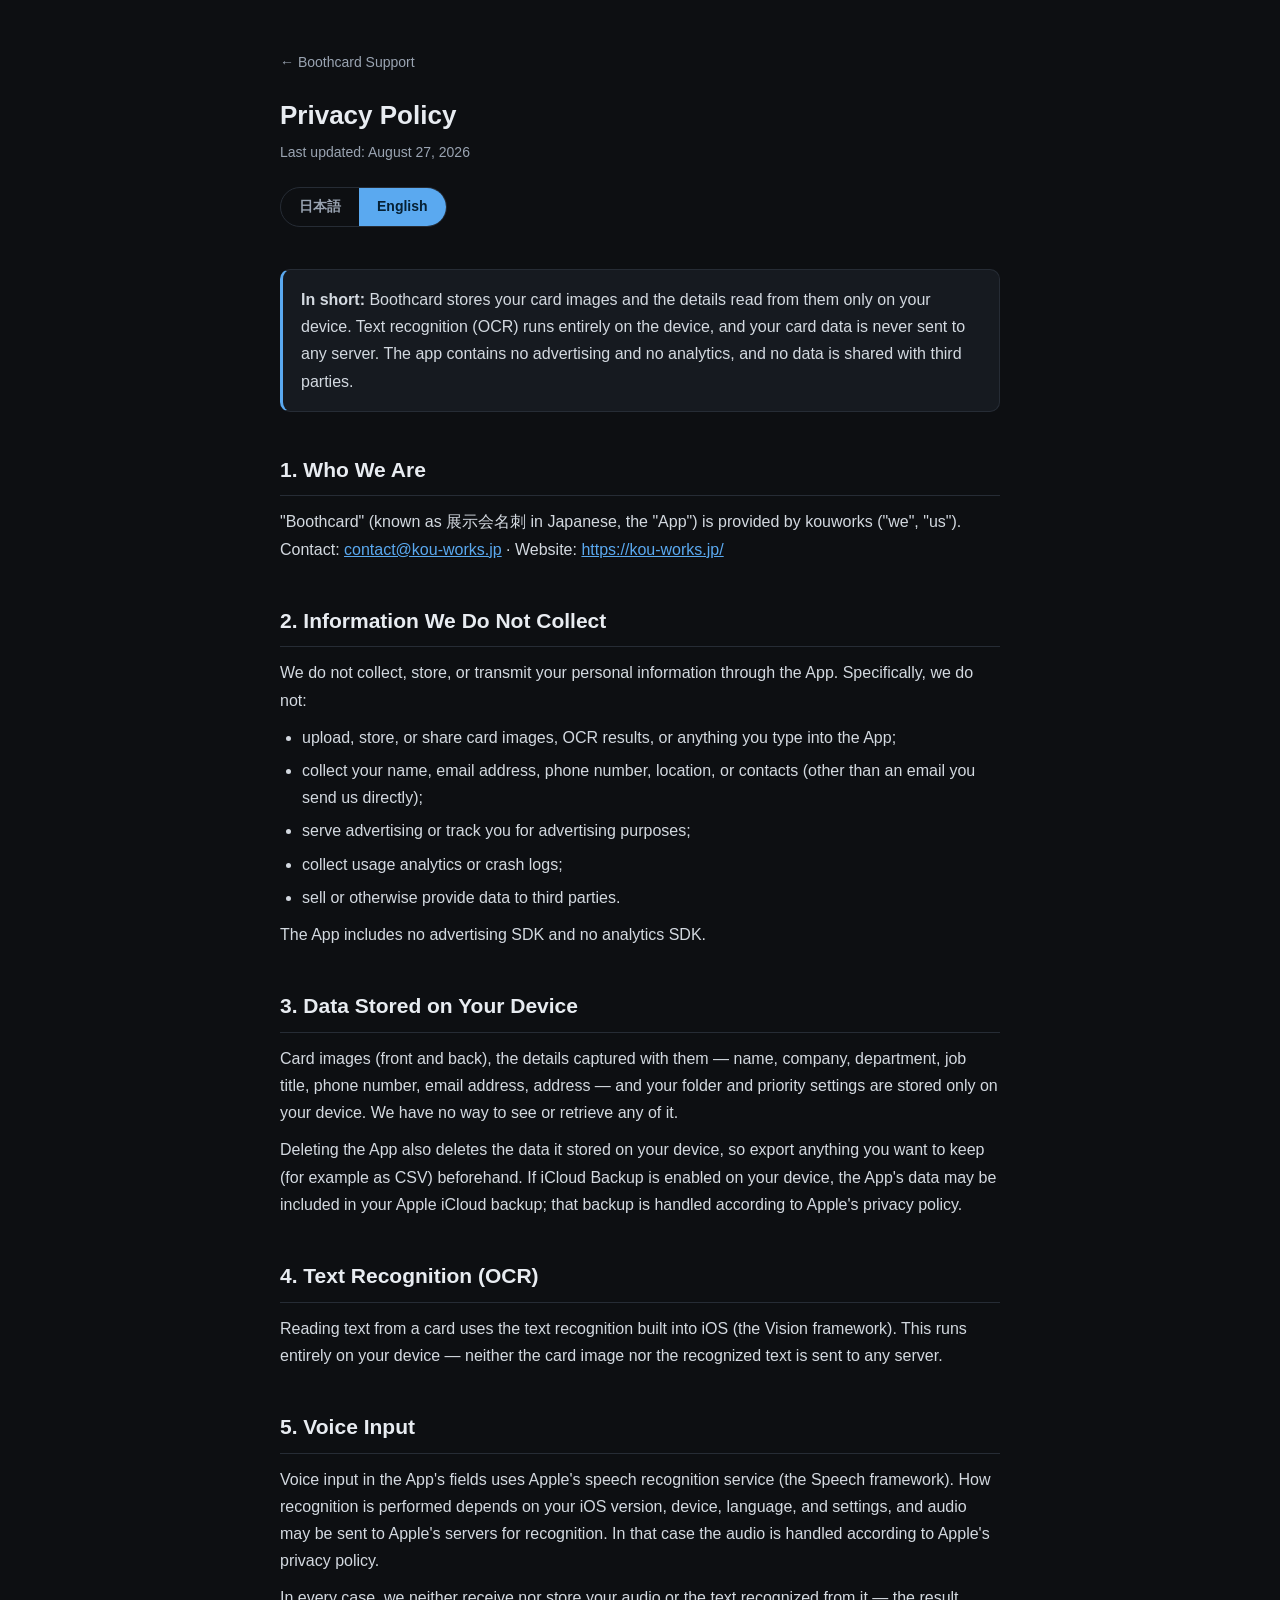
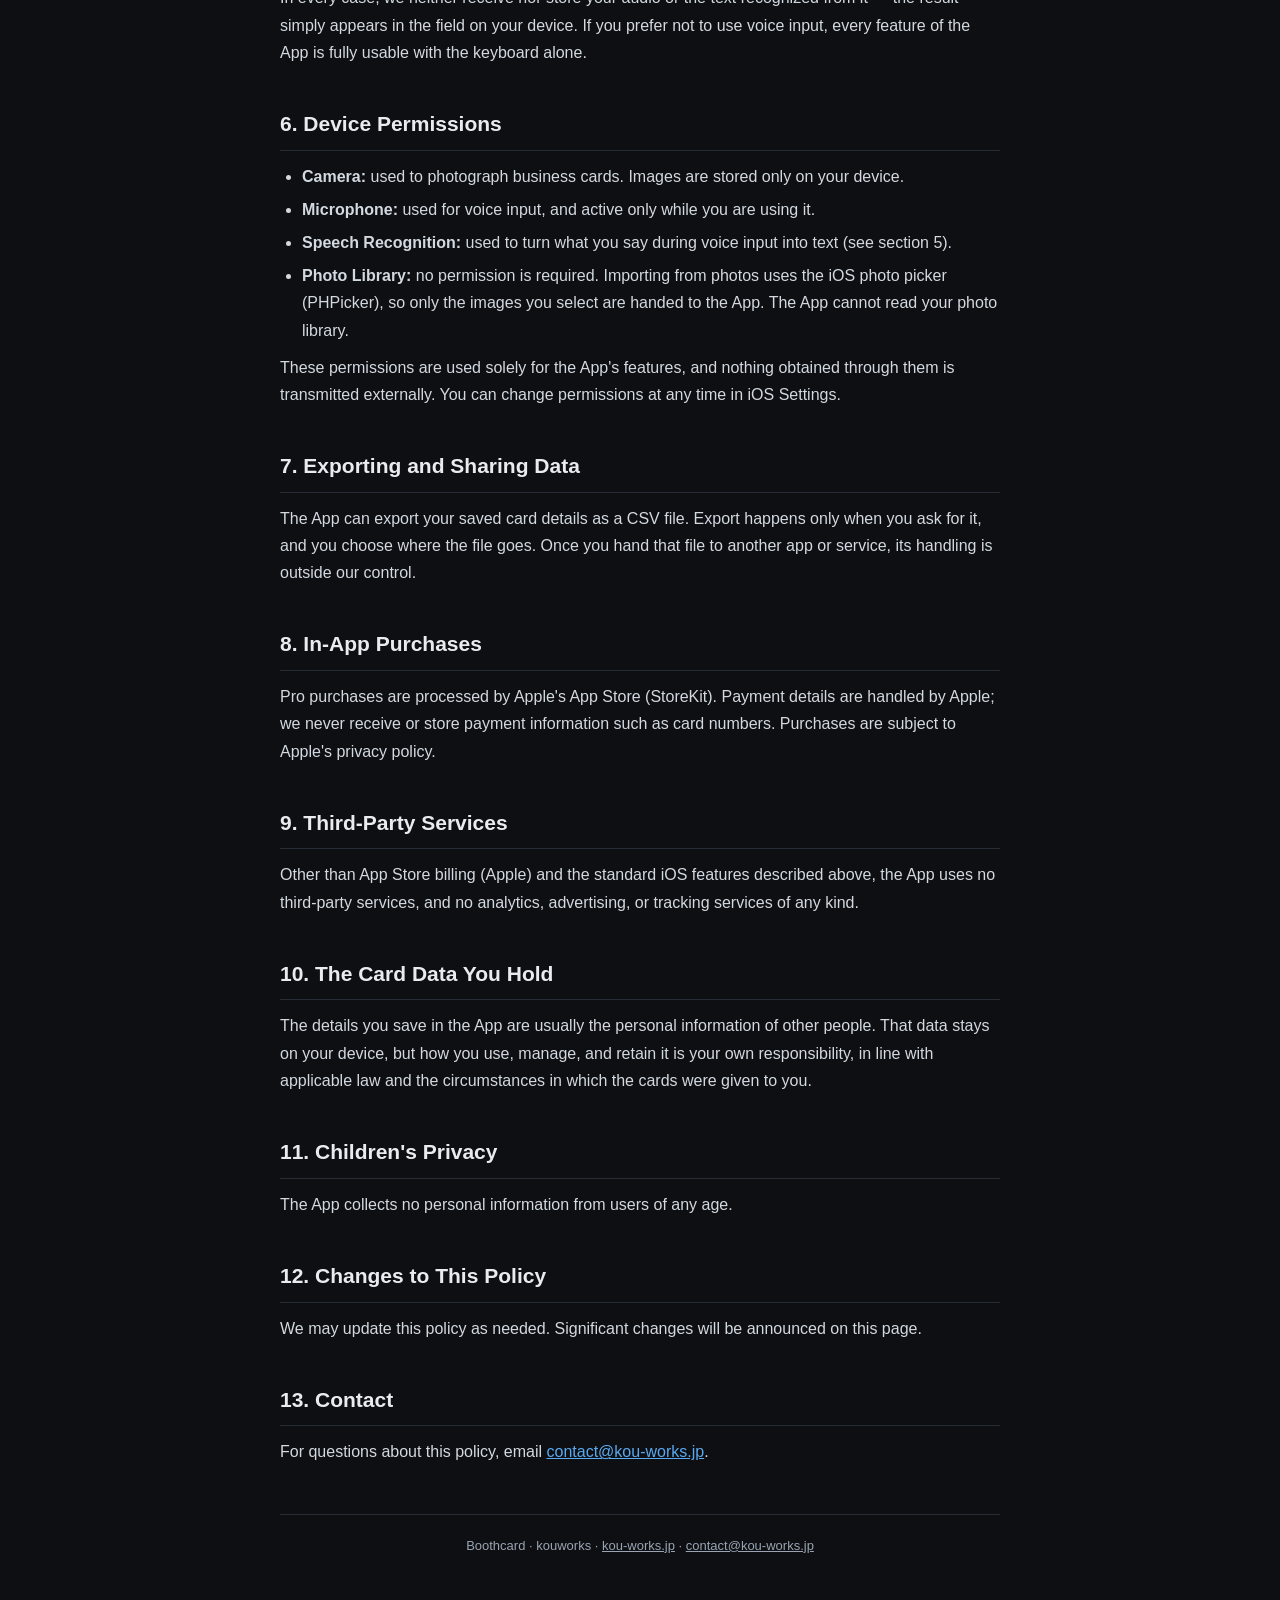
<file: en/privacy/index.html>
<!DOCTYPE html>
<html lang="en">
<head>
<meta charset="utf-8">
<meta name="viewport" content="width=device-width, initial-scale=1">
<title>Boothcard — Privacy Policy</title>
<meta name="description" content="Privacy policy for Boothcard. Card images and OCR results are stored only on your device and never transmitted. No ads, no analytics, no third-party data sharing.">
<link rel="canonical" href="https://hibinokou-spec.github.io/tenjikai-meishi-support/en/privacy/">
<link rel="alternate" hreflang="ja" href="https://hibinokou-spec.github.io/tenjikai-meishi-support/privacy/">
<link rel="alternate" hreflang="en" href="https://hibinokou-spec.github.io/tenjikai-meishi-support/en/privacy/">
<link rel="alternate" hreflang="x-default" href="https://hibinokou-spec.github.io/tenjikai-meishi-support/privacy/">
<link rel="stylesheet" href="../../assets/style.css">
</head>
<body>
<div class="wrap">
  <header class="doc">
    <a class="back" href="../">← Boothcard Support</a>
    <h1>Privacy Policy</h1>
    <div class="updated">Last updated: August 27, 2026</div>
    <div class="lang">
      <a href="../../privacy/">日本語</a>
      <a class="active" href="./" aria-current="page">English</a>
    </div>
  </header>

  <div class="highlight">
    <strong>In short:</strong> Boothcard stores your card images and the details read from them only on your device. Text recognition (OCR) runs entirely on the device, and your card data is never sent to any server. The app contains no advertising and no analytics, and no data is shared with third parties.
  </div>

  <h2>1. Who We Are</h2>
  <p>"Boothcard" (known as 展示会名刺 in Japanese, the "App") is provided by kouworks ("we", "us"). Contact: <a href="mailto:contact@kou-works.jp">contact@kou-works.jp</a> · Website: <a href="https://kou-works.jp/">https://kou-works.jp/</a></p>

  <h2>2. Information We Do Not Collect</h2>
  <p>We do not collect, store, or transmit your personal information through the App. Specifically, we do not:</p>
  <ul>
    <li>upload, store, or share card images, OCR results, or anything you type into the App;</li>
    <li>collect your name, email address, phone number, location, or contacts (other than an email you send us directly);</li>
    <li>serve advertising or track you for advertising purposes;</li>
    <li>collect usage analytics or crash logs;</li>
    <li>sell or otherwise provide data to third parties.</li>
  </ul>
  <p>The App includes no advertising SDK and no analytics SDK.</p>

  <h2>3. Data Stored on Your Device</h2>
  <p>Card images (front and back), the details captured with them — name, company, department, job title, phone number, email address, address — and your folder and priority settings are stored only on your device. We have no way to see or retrieve any of it.</p>
  <p>Deleting the App also deletes the data it stored on your device, so export anything you want to keep (for example as CSV) beforehand. If iCloud Backup is enabled on your device, the App's data may be included in your Apple iCloud backup; that backup is handled according to Apple's privacy policy.</p>

  <h2>4. Text Recognition (OCR)</h2>
  <p>Reading text from a card uses the text recognition built into iOS (the Vision framework). This runs entirely on your device — neither the card image nor the recognized text is sent to any server.</p>

  <h2>5. Voice Input</h2>
  <p>Voice input in the App's fields uses Apple's speech recognition service (the Speech framework). How recognition is performed depends on your iOS version, device, language, and settings, and audio may be sent to Apple's servers for recognition. In that case the audio is handled according to Apple's privacy policy.</p>
  <p>In every case, we neither receive nor store your audio or the text recognized from it — the result simply appears in the field on your device. If you prefer not to use voice input, every feature of the App is fully usable with the keyboard alone.</p>

  <h2>6. Device Permissions</h2>
  <ul>
    <li><strong>Camera:</strong> used to photograph business cards. Images are stored only on your device.</li>
    <li><strong>Microphone:</strong> used for voice input, and active only while you are using it.</li>
    <li><strong>Speech Recognition:</strong> used to turn what you say during voice input into text (see section 5).</li>
    <li><strong>Photo Library:</strong> no permission is required. Importing from photos uses the iOS photo picker (PHPicker), so only the images you select are handed to the App. The App cannot read your photo library.</li>
  </ul>
  <p>These permissions are used solely for the App's features, and nothing obtained through them is transmitted externally. You can change permissions at any time in iOS Settings.</p>

  <h2>7. Exporting and Sharing Data</h2>
  <p>The App can export your saved card details as a CSV file. Export happens only when you ask for it, and you choose where the file goes. Once you hand that file to another app or service, its handling is outside our control.</p>

  <h2>8. In-App Purchases</h2>
  <p>Pro purchases are processed by Apple's App Store (StoreKit). Payment details are handled by Apple; we never receive or store payment information such as card numbers. Purchases are subject to Apple's privacy policy.</p>

  <h2>9. Third-Party Services</h2>
  <p>Other than App Store billing (Apple) and the standard iOS features described above, the App uses no third-party services, and no analytics, advertising, or tracking services of any kind.</p>

  <h2>10. The Card Data You Hold</h2>
  <p>The details you save in the App are usually the personal information of other people. That data stays on your device, but how you use, manage, and retain it is your own responsibility, in line with applicable law and the circumstances in which the cards were given to you.</p>

  <h2>11. Children's Privacy</h2>
  <p>The App collects no personal information from users of any age.</p>

  <h2>12. Changes to This Policy</h2>
  <p>We may update this policy as needed. Significant changes will be announced on this page.</p>

  <h2>13. Contact</h2>
  <p>For questions about this policy, email <a href="mailto:contact@kou-works.jp">contact@kou-works.jp</a>.</p>

  <footer>
    Boothcard · kouworks · <a href="https://kou-works.jp/">kou-works.jp</a> · <a href="mailto:contact@kou-works.jp">contact@kou-works.jp</a>
  </footer>
</div>
</body>
</html>
</file>
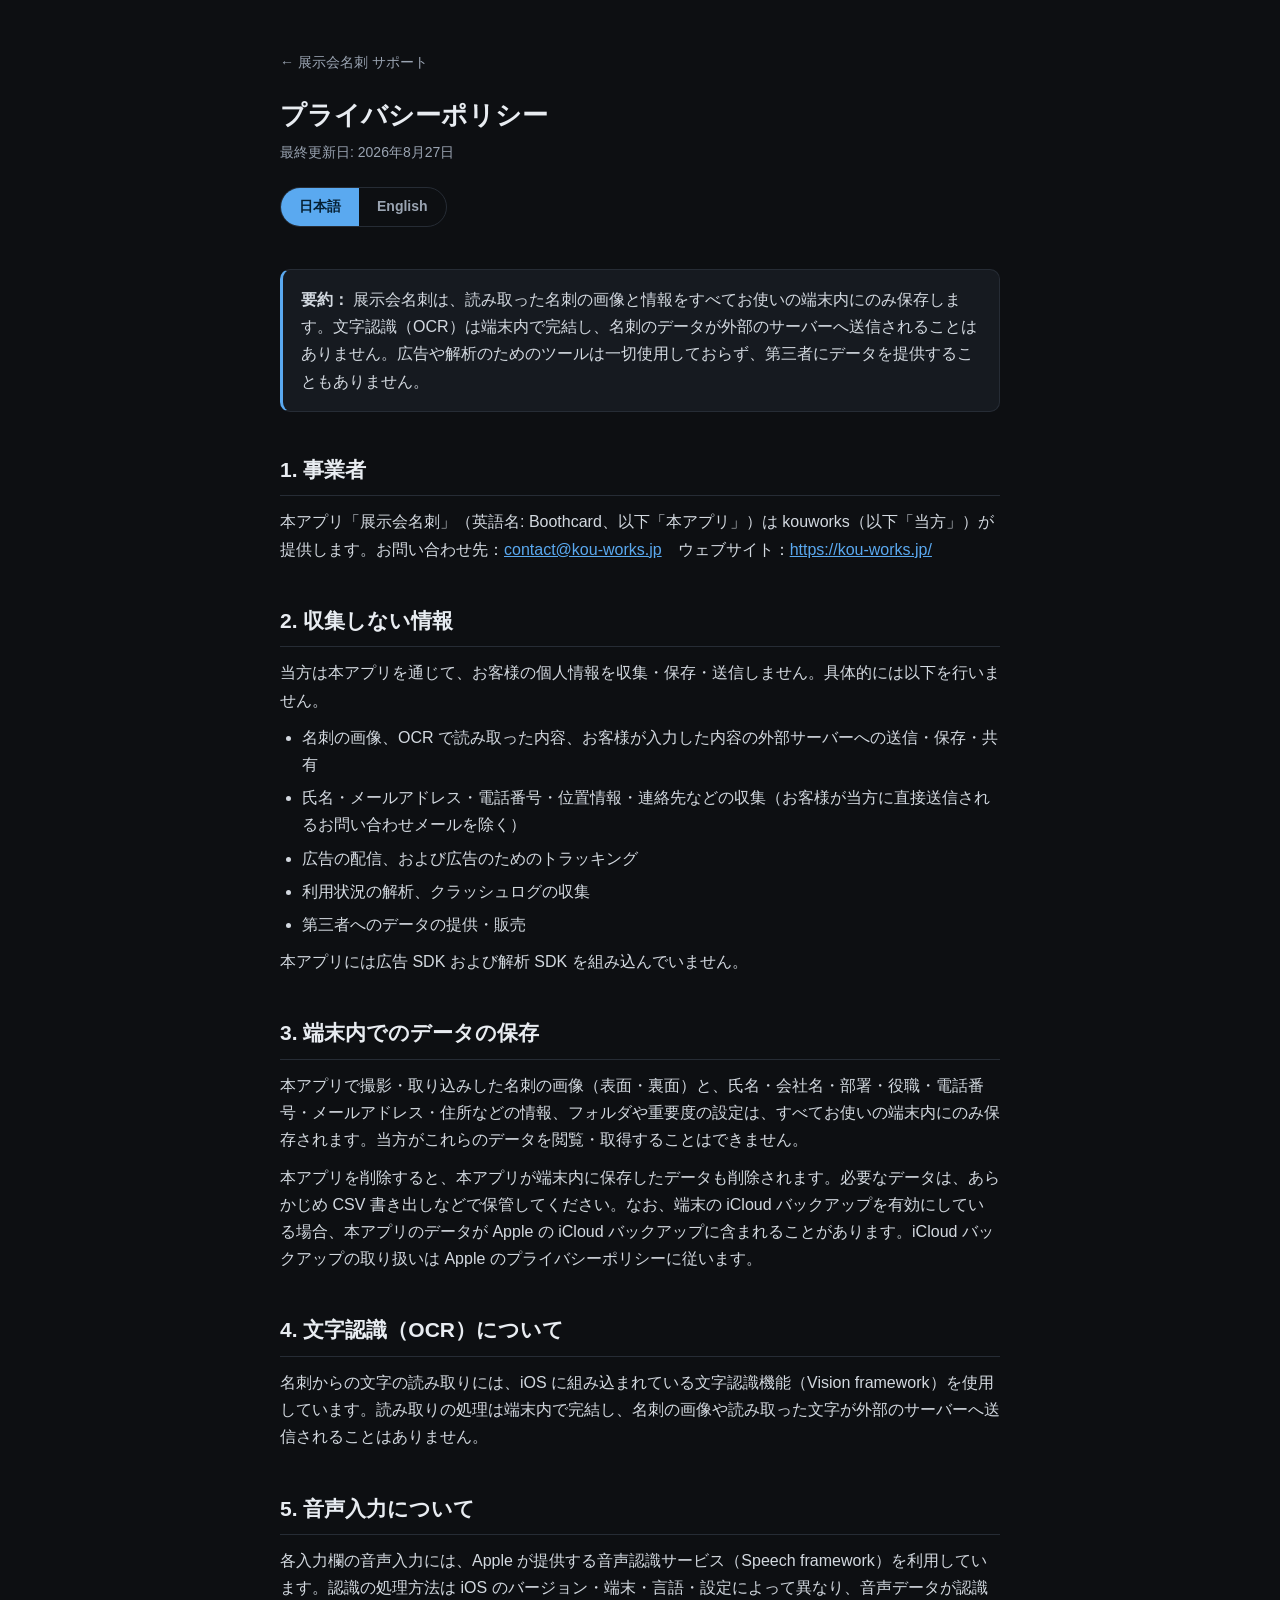
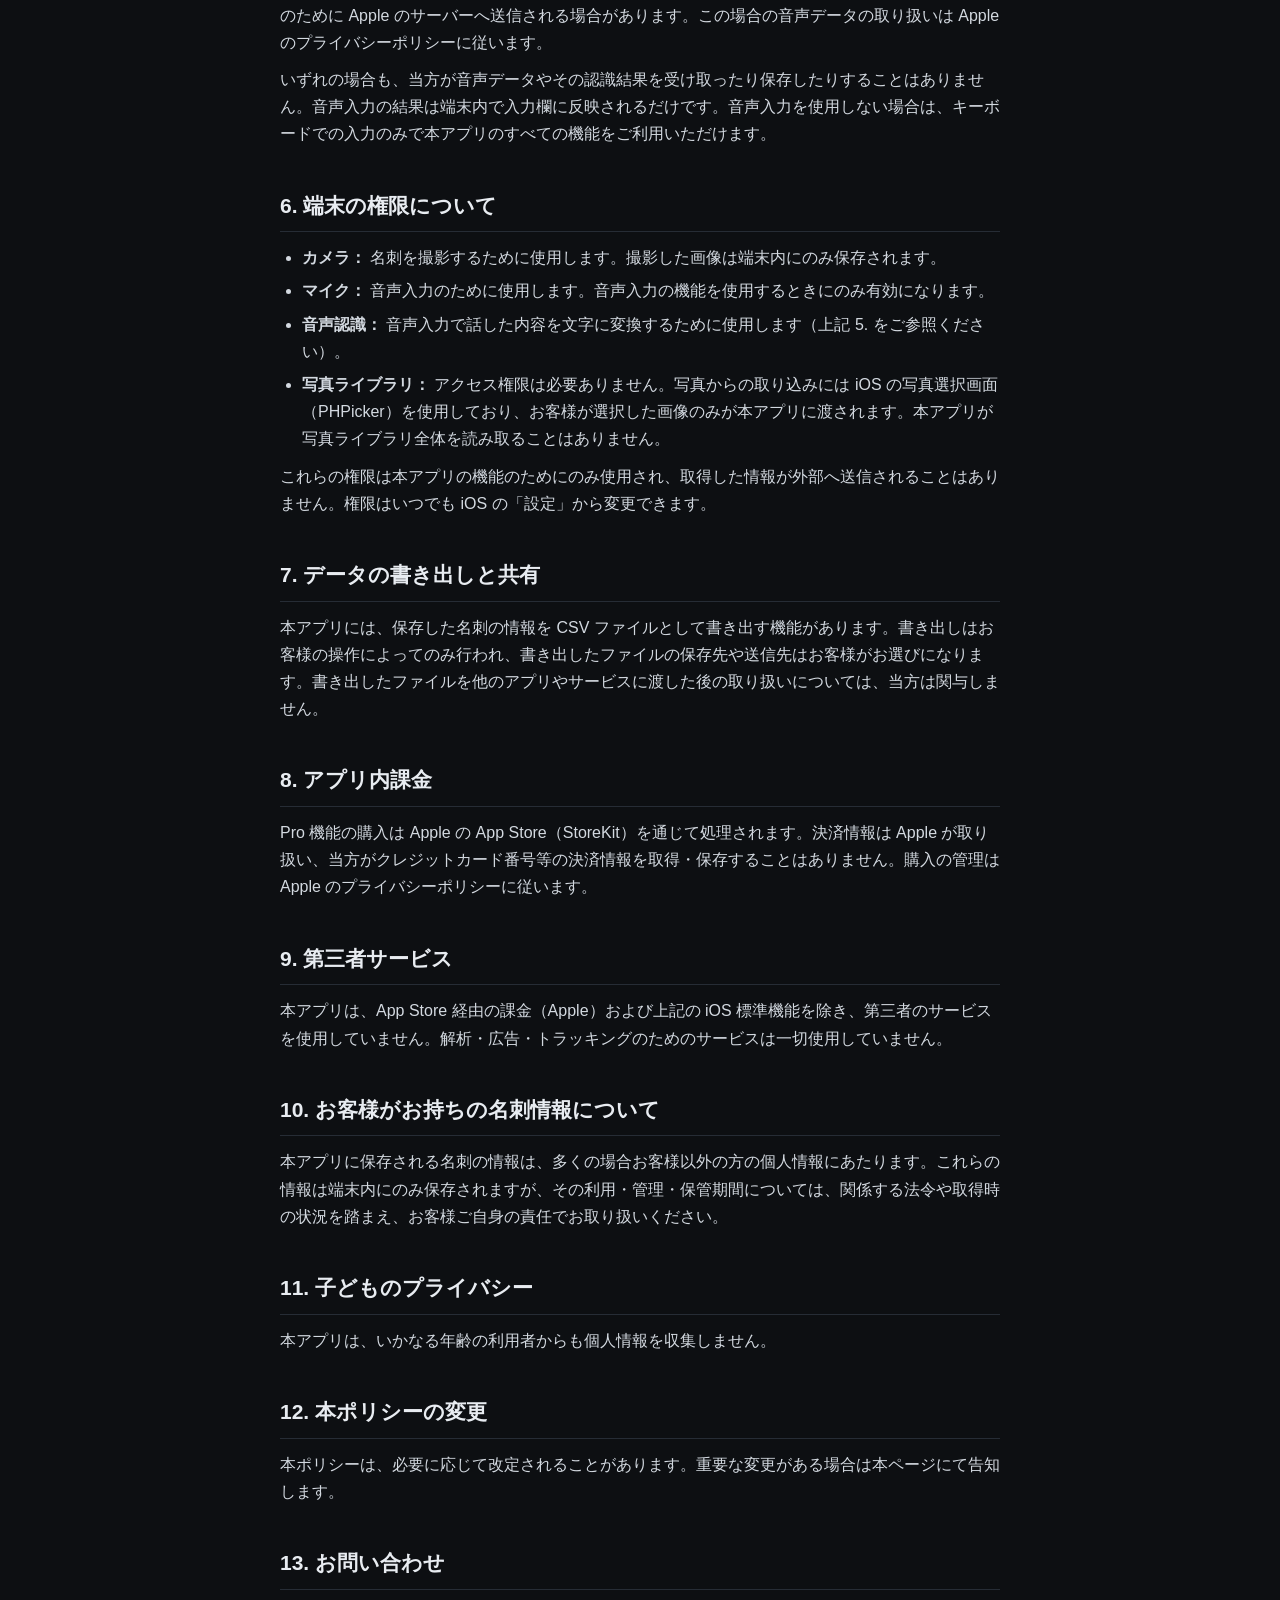
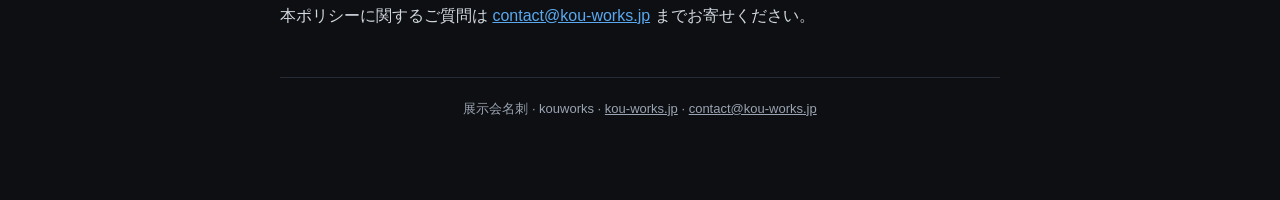
<file: privacy.html>
<!DOCTYPE html>
<html lang="ja">
<head>
<meta charset="utf-8">
<meta name="viewport" content="width=device-width, initial-scale=1">
<title>展示会名刺 — プライバシーポリシー</title>
<meta name="robots" content="noindex">
<link rel="canonical" href="https://hibinokou-spec.github.io/tenjikai-meishi-support/privacy/">
<meta http-equiv="refresh" content="0; url=./privacy/">
<script>location.replace('./privacy/');</script>
<style>
  body{margin:0;background:#0d0f12;color:#e8ecf1;
    font-family:-apple-system,BlinkMacSystemFont,"Hiragino Sans","Segoe UI",Roboto,sans-serif;
    line-height:1.7;padding:60px 20px;text-align:center}
  a{color:#5aa9f0}
</style>
</head>
<body>
<p>プライバシーポリシーは移動しました。</p>
<p>The privacy policy has moved.</p>
<p><a href="./privacy/">https://hibinokou-spec.github.io/tenjikai-meishi-support/privacy/</a></p>
</body>
</html>
</file>
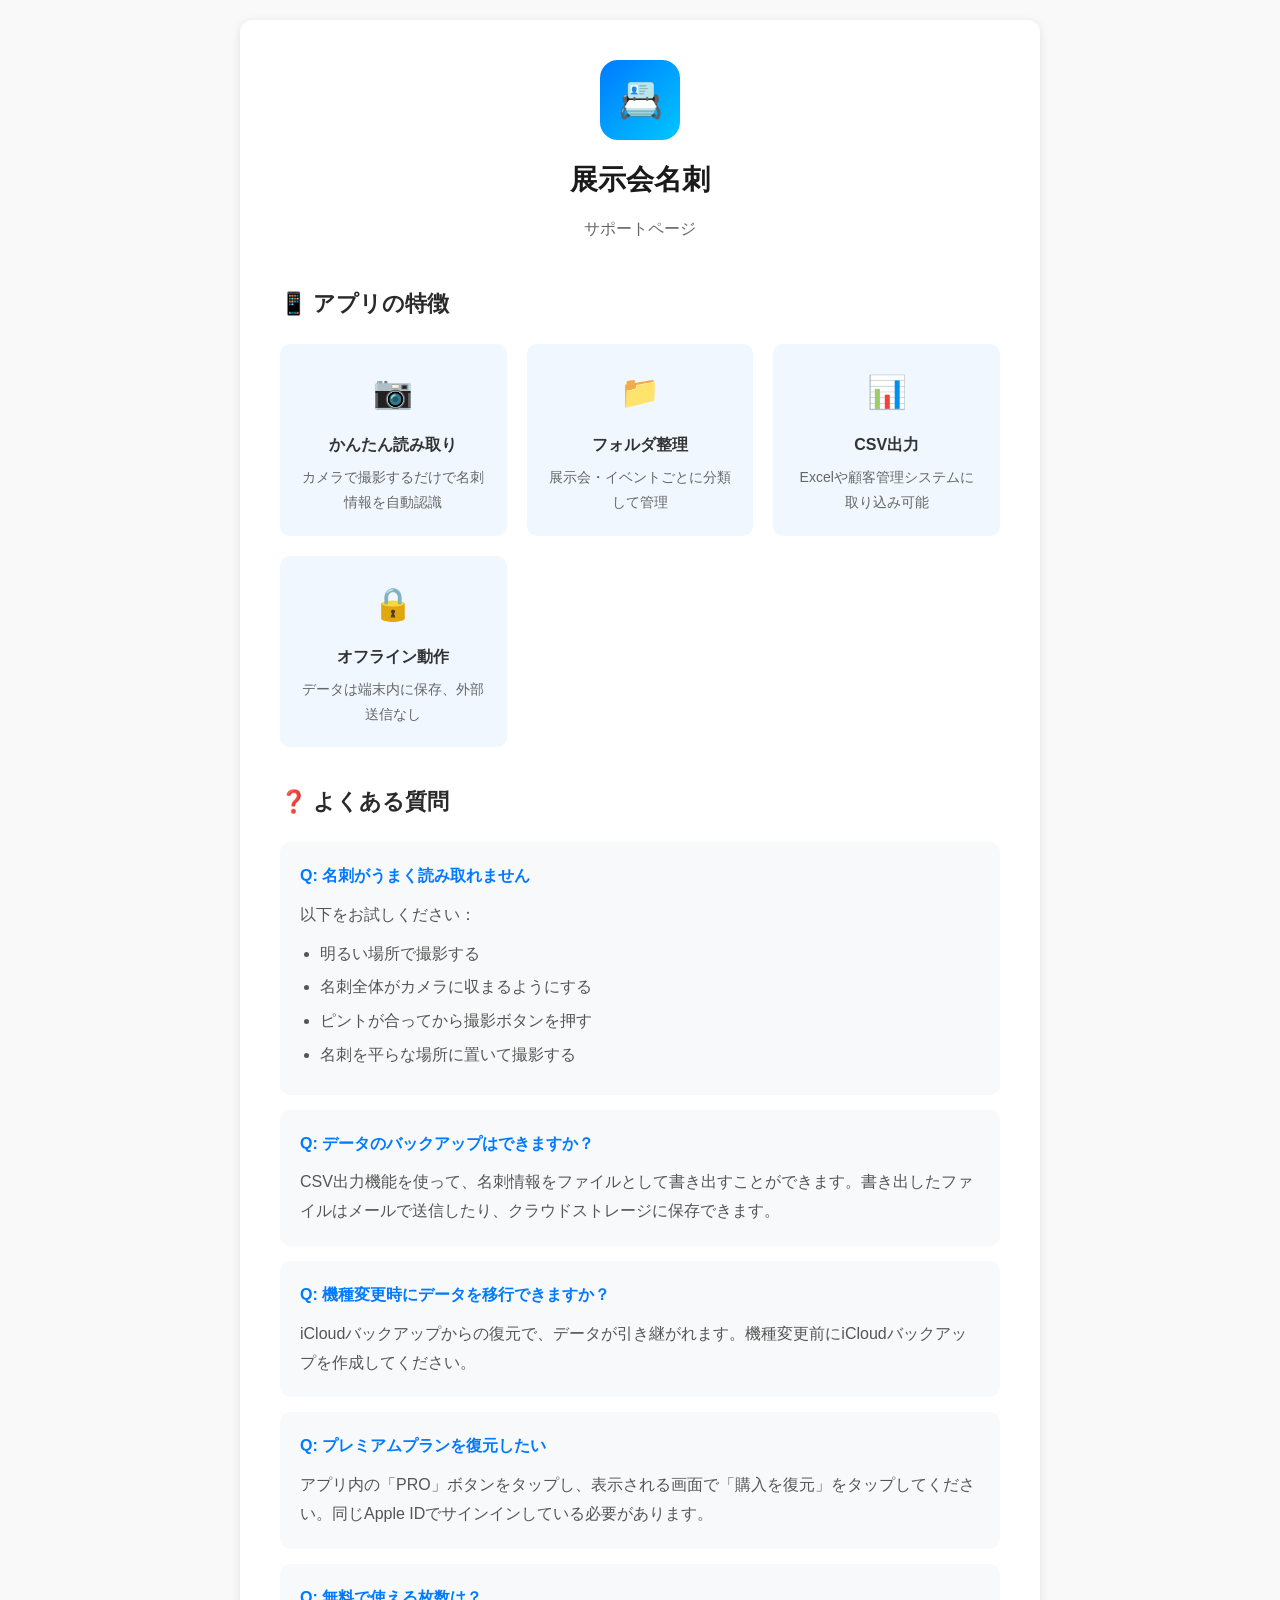
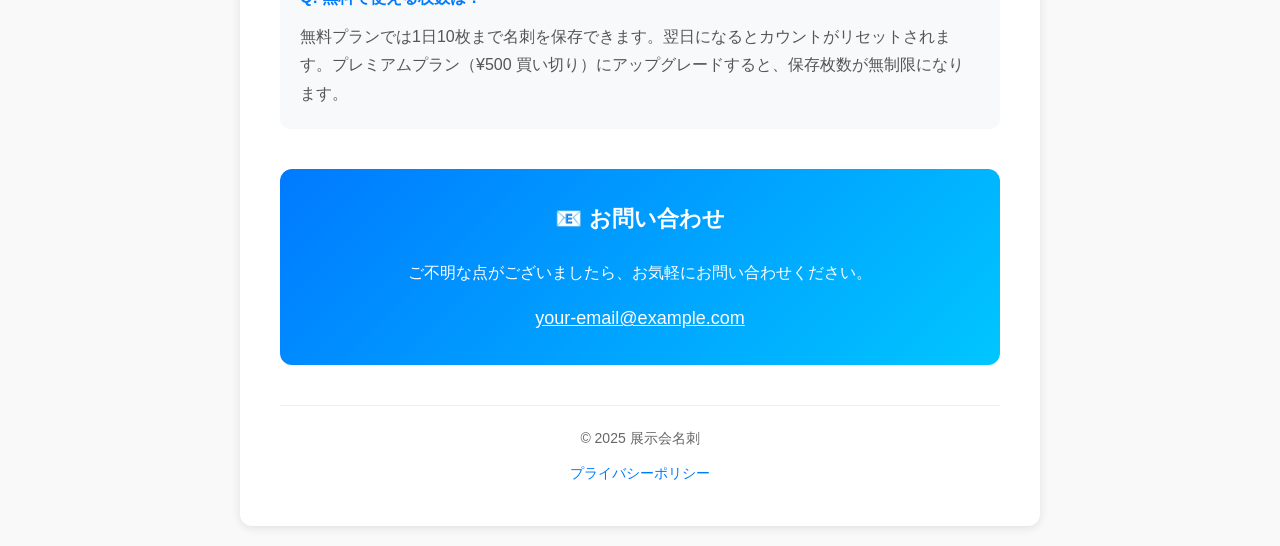
<file: support.html>
<!DOCTYPE html>
<html lang="ja">
<head>
    <meta charset="UTF-8">
    <meta name="viewport" content="width=device-width, initial-scale=1.0">
    <title>サポート - 展示会名刺</title>
    <style>
        * {
            margin: 0;
            padding: 0;
            box-sizing: border-box;
        }
        body {
            font-family: -apple-system, BlinkMacSystemFont, 'Segoe UI', Roboto, 'Helvetica Neue', Arial, sans-serif;
            line-height: 1.8;
            color: #333;
            background-color: #f9f9f9;
            padding: 20px;
        }
        .container {
            max-width: 800px;
            margin: 0 auto;
            background: #fff;
            padding: 40px;
            border-radius: 12px;
            box-shadow: 0 2px 10px rgba(0,0,0,0.1);
        }
        .header {
            text-align: center;
            margin-bottom: 40px;
        }
        .app-icon {
            width: 80px;
            height: 80px;
            border-radius: 18px;
            background: linear-gradient(135deg, #007AFF, #00C6FF);
            margin: 0 auto 15px;
            display: flex;
            align-items: center;
            justify-content: center;
            font-size: 36px;
        }
        h1 {
            font-size: 28px;
            margin-bottom: 10px;
            color: #1a1a1a;
        }
        .subtitle {
            color: #666;
            font-size: 16px;
        }
        h2 {
            font-size: 22px;
            margin-top: 35px;
            margin-bottom: 20px;
            color: #2a2a2a;
        }
        .faq-item {
            background: #f8f9fa;
            border-radius: 10px;
            padding: 20px;
            margin-bottom: 15px;
        }
        .faq-question {
            font-weight: 600;
            color: #007AFF;
            margin-bottom: 10px;
            font-size: 16px;
        }
        .faq-answer {
            color: #555;
        }
        .faq-answer ul {
            margin-left: 20px;
            margin-top: 10px;
        }
        .faq-answer li {
            margin-bottom: 5px;
        }
        .feature-list {
            display: grid;
            grid-template-columns: repeat(auto-fit, minmax(200px, 1fr));
            gap: 20px;
            margin-top: 20px;
        }
        .feature-item {
            background: #f0f7ff;
            padding: 20px;
            border-radius: 10px;
            text-align: center;
        }
        .feature-icon {
            font-size: 32px;
            margin-bottom: 10px;
        }
        .feature-title {
            font-weight: 600;
            margin-bottom: 5px;
        }
        .feature-desc {
            font-size: 14px;
            color: #666;
        }
        .contact-section {
            background: linear-gradient(135deg, #007AFF, #00C6FF);
            color: white;
            padding: 30px;
            border-radius: 12px;
            margin-top: 40px;
            text-align: center;
        }
        .contact-section h2 {
            color: white;
            margin-top: 0;
        }
        .contact-section a {
            color: white;
            text-decoration: underline;
        }
        .footer {
            text-align: center;
            margin-top: 40px;
            padding-top: 20px;
            border-top: 1px solid #eee;
            color: #666;
            font-size: 14px;
        }
        .footer a {
            color: #007AFF;
            text-decoration: none;
        }
    </style>
</head>
<body>
    <div class="container">
        <div class="header">
            <div class="app-icon">📇</div>
            <h1>展示会名刺</h1>
            <p class="subtitle">サポートページ</p>
        </div>

        <h2>📱 アプリの特徴</h2>
        <div class="feature-list">
            <div class="feature-item">
                <div class="feature-icon">📷</div>
                <div class="feature-title">かんたん読み取り</div>
                <div class="feature-desc">カメラで撮影するだけで名刺情報を自動認識</div>
            </div>
            <div class="feature-item">
                <div class="feature-icon">📁</div>
                <div class="feature-title">フォルダ整理</div>
                <div class="feature-desc">展示会・イベントごとに分類して管理</div>
            </div>
            <div class="feature-item">
                <div class="feature-icon">📊</div>
                <div class="feature-title">CSV出力</div>
                <div class="feature-desc">Excelや顧客管理システムに取り込み可能</div>
            </div>
            <div class="feature-item">
                <div class="feature-icon">🔒</div>
                <div class="feature-title">オフライン動作</div>
                <div class="feature-desc">データは端末内に保存、外部送信なし</div>
            </div>
        </div>

        <h2>❓ よくある質問</h2>
        
        <div class="faq-item">
            <div class="faq-question">Q: 名刺がうまく読み取れません</div>
            <div class="faq-answer">
                以下をお試しください：
                <ul>
                    <li>明るい場所で撮影する</li>
                    <li>名刺全体がカメラに収まるようにする</li>
                    <li>ピントが合ってから撮影ボタンを押す</li>
                    <li>名刺を平らな場所に置いて撮影する</li>
                </ul>
            </div>
        </div>

        <div class="faq-item">
            <div class="faq-question">Q: データのバックアップはできますか？</div>
            <div class="faq-answer">
                CSV出力機能を使って、名刺情報をファイルとして書き出すことができます。書き出したファイルはメールで送信したり、クラウドストレージに保存できます。
            </div>
        </div>

        <div class="faq-item">
            <div class="faq-question">Q: 機種変更時にデータを移行できますか？</div>
            <div class="faq-answer">
                iCloudバックアップからの復元で、データが引き継がれます。機種変更前にiCloudバックアップを作成してください。
            </div>
        </div>

        <div class="faq-item">
            <div class="faq-question">Q: プレミアムプランを復元したい</div>
            <div class="faq-answer">
                アプリ内の「PRO」ボタンをタップし、表示される画面で「購入を復元」をタップしてください。同じApple IDでサインインしている必要があります。
            </div>
        </div>

        <div class="faq-item">
            <div class="faq-question">Q: 無料で使える枚数は？</div>
            <div class="faq-answer">
                無料プランでは1日10枚まで名刺を保存できます。翌日になるとカウントがリセットされます。プレミアムプラン（¥500 買い切り）にアップグレードすると、保存枚数が無制限になります。
            </div>
        </div>

        <div class="contact-section">
            <h2>📧 お問い合わせ</h2>
            <p>ご不明な点がございましたら、お気軽にお問い合わせください。</p>
            <p style="margin-top: 15px; font-size: 18px;">
                <a href="mailto:your-email@example.com">your-email@example.com</a>
            </p>
        </div>

        <div class="footer">
            <p>© 2025 展示会名刺</p>
            <p style="margin-top: 10px;">
                <a href="privacy_policy.html">プライバシーポリシー</a>
            </p>
        </div>
    </div>
</body>
</html>
</file>
<file: assets/style.css>
/* Boothcard / 展示会名刺 — support site
   Shared stylesheet. No build step. */

:root{
  --bg:#0d0f12; --card:#161a20; --line:#262c35;
  --fg:#e8ecf1; --muted:#9aa4b2; --accent:#5aa9f0; --accent2:#f0a23a;
  --ink:#062033;
}
*{box-sizing:border-box}
html{-webkit-text-size-adjust:100%}
body{
  margin:0; background:var(--bg); color:var(--fg);
  font-family:-apple-system,BlinkMacSystemFont,"Hiragino Sans","Segoe UI",Roboto,sans-serif;
  line-height:1.7; font-size:16px;
}
.wrap{max-width:760px; margin:0 auto; padding:0 20px 80px}

header{padding:56px 0 28px; text-align:center}
header.doc{padding:48px 0 24px; text-align:left}
.logo{display:inline-flex; align-items:center; gap:12px; font-size:30px; font-weight:700; letter-spacing:.5px}
.logo .mark{
  width:34px; height:34px; border-radius:9px; flex:none;
  background:linear-gradient(135deg,var(--accent),#2f6ea8);
  display:grid; place-items:center; padding:7px 6px;
  grid-template-rows:repeat(3,1fr); gap:3px;
}
.logo .mark i{display:block; height:100%; border-radius:1px; background:rgba(255,255,255,.85)}
.logo .mark i:nth-child(1){width:60%}
.logo .mark i:nth-child(2){width:100%; background:rgba(255,255,255,.5)}
.logo .mark i:nth-child(3){width:80%; background:rgba(255,255,255,.5)}
.tagline{color:var(--muted); margin-top:12px; font-size:15px}

.lang{margin-top:22px; display:inline-flex; border:1px solid var(--line); border-radius:999px; overflow:hidden}
.lang a{color:var(--muted); text-decoration:none; padding:7px 18px; font-size:14px; font-weight:600}
.lang a.active{background:var(--accent); color:var(--ink)}
.back{color:var(--muted); text-decoration:none; font-size:14px}
.back:hover{color:var(--accent)}

h1{font-size:26px; margin:18px 0 4px}
h2{font-size:21px; margin:40px 0 12px; padding-bottom:8px; border-bottom:1px solid var(--line)}
h3{font-size:16px; margin:22px 0 6px; color:var(--accent)}
p{margin:10px 0; color:#d3d9e0}
ul{margin:10px 0; padding-left:22px} li{margin:6px 0; color:#d3d9e0}
a{color:var(--accent)}
.updated{color:var(--muted); font-size:14px}

.card{background:var(--card); border:1px solid var(--line); border-radius:14px; padding:18px 20px; margin:16px 0}
.card p:first-of-type{margin-top:0}
.card p:last-child{margin-bottom:0}
.grid{display:grid; gap:14px; grid-template-columns:1fr 1fr}
@media(max-width:560px){.grid{grid-template-columns:1fr}}
.highlight{background:var(--card); border:1px solid var(--line); border-left:3px solid var(--accent); border-radius:10px; padding:16px 18px; margin:18px 0; color:#d3d9e0}

.pill{display:inline-block; font-size:12px; font-weight:700; padding:3px 10px; border-radius:999px; margin-right:6px}
.pill.free{background:#22303a; color:#9fd6dd}
.pill.pro{background:#3a2c12; color:var(--accent2)}

table{width:100%; border-collapse:collapse; margin:12px 0; font-size:15px}
th,td{padding:10px 12px; border-bottom:1px solid var(--line); text-align:left}
th{color:var(--muted); font-weight:600}
td.c,th.c{text-align:center}
.table-scroll{overflow-x:auto}

.steps{counter-reset:s; list-style:none; padding-left:0}
.steps li{position:relative; padding-left:40px; margin:14px 0}
.steps li::before{
  counter-increment:s; content:counter(s);
  position:absolute; left:0; top:0; width:26px; height:26px; border-radius:50%;
  background:var(--accent); color:var(--ink); font-weight:700; font-size:14px;
  display:grid; place-items:center;
}

.mail{font-weight:700; font-size:18px}
.store{display:inline-block; margin-top:6px; padding:10px 20px; border-radius:999px;
  background:var(--accent); color:var(--ink); font-weight:700; text-decoration:none; font-size:15px}
.store:hover{opacity:.9}

footer{margin-top:48px; padding-top:20px; border-top:1px solid var(--line); color:var(--muted); font-size:13px; text-align:center}
footer a{color:var(--muted)}
</file>
